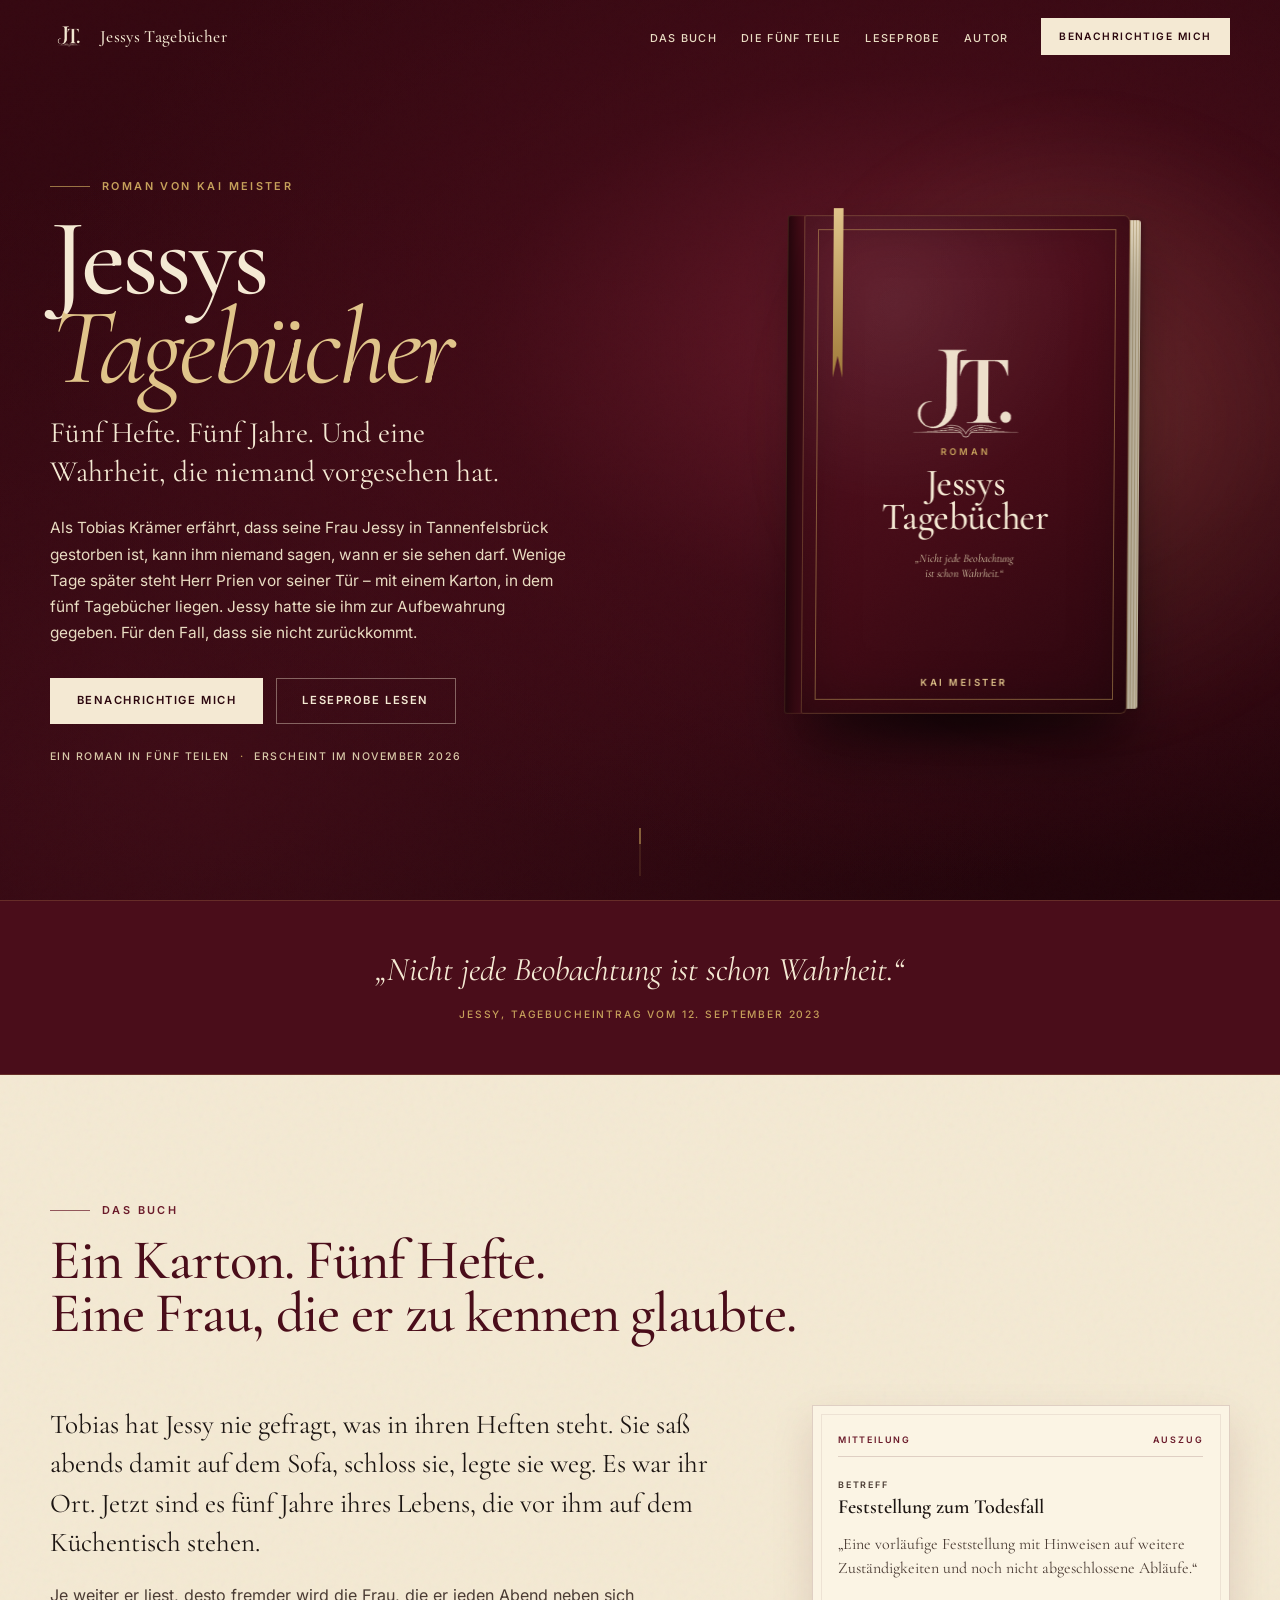
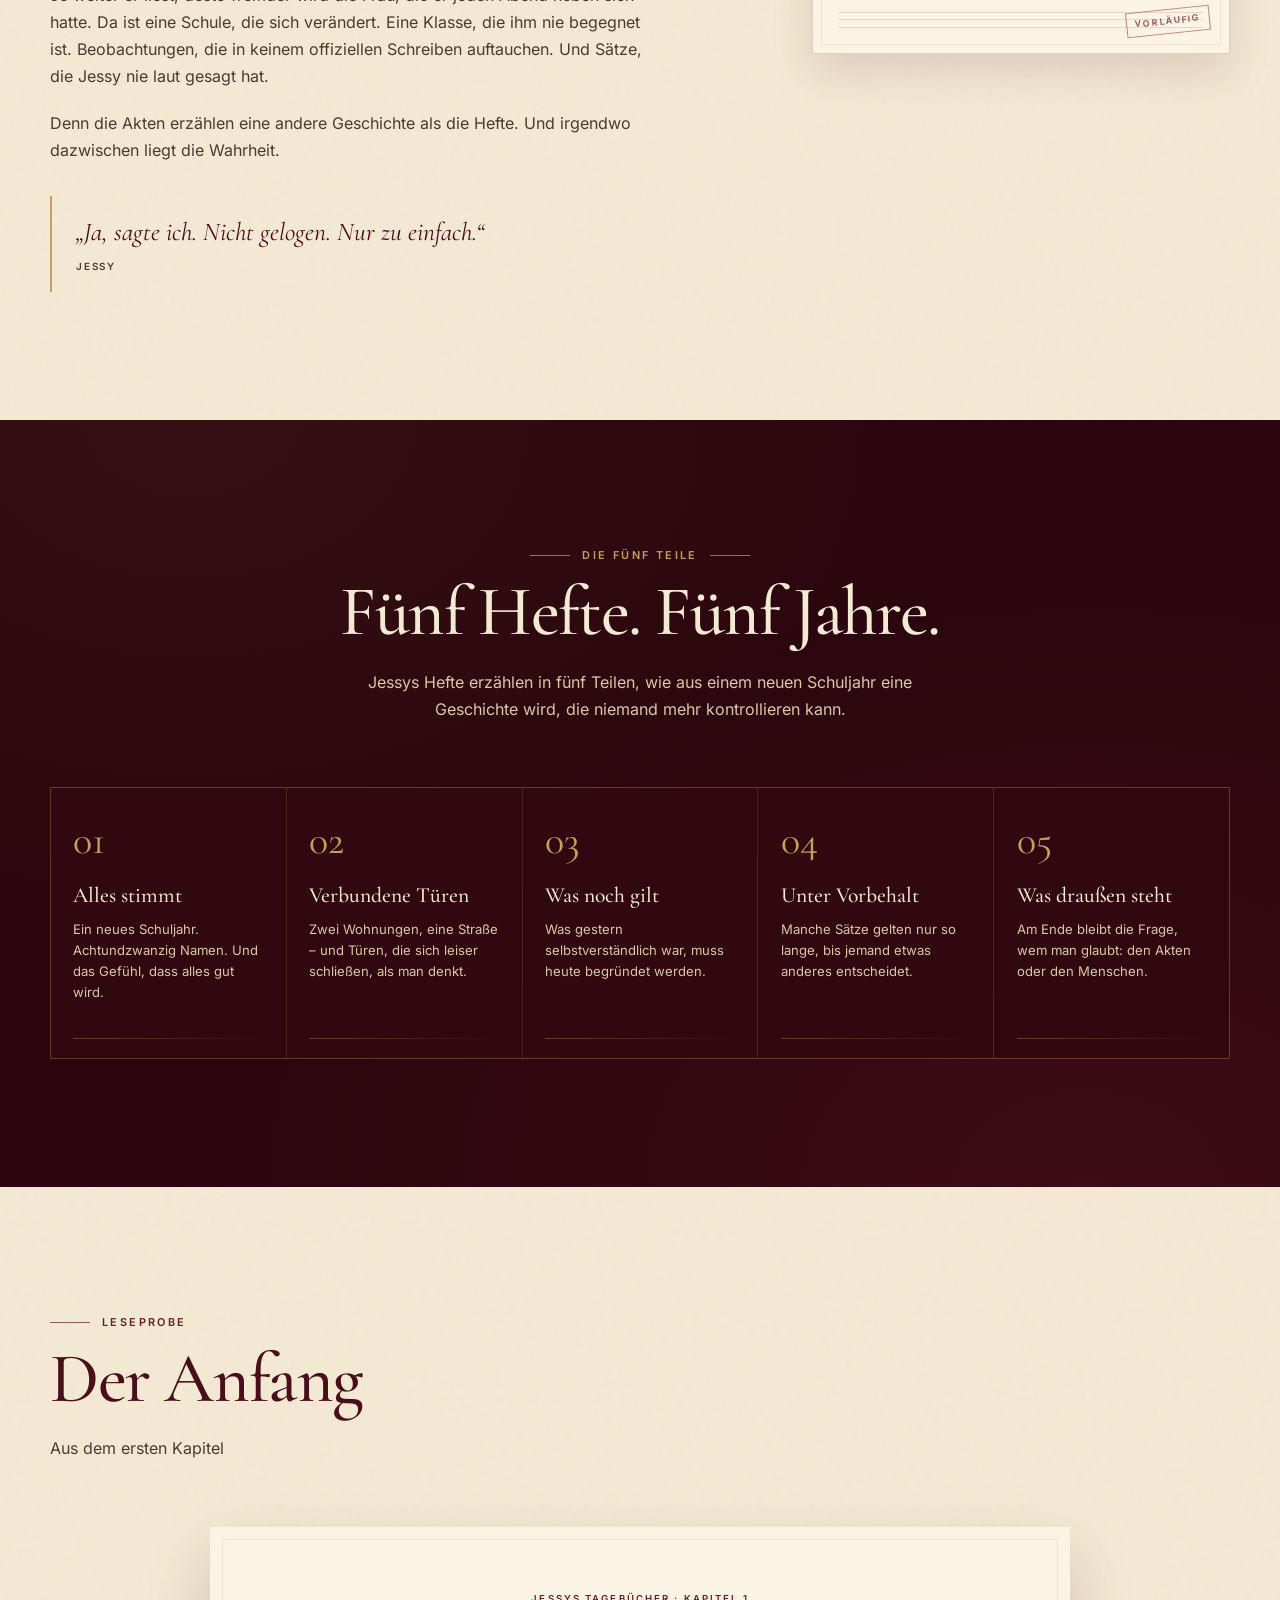
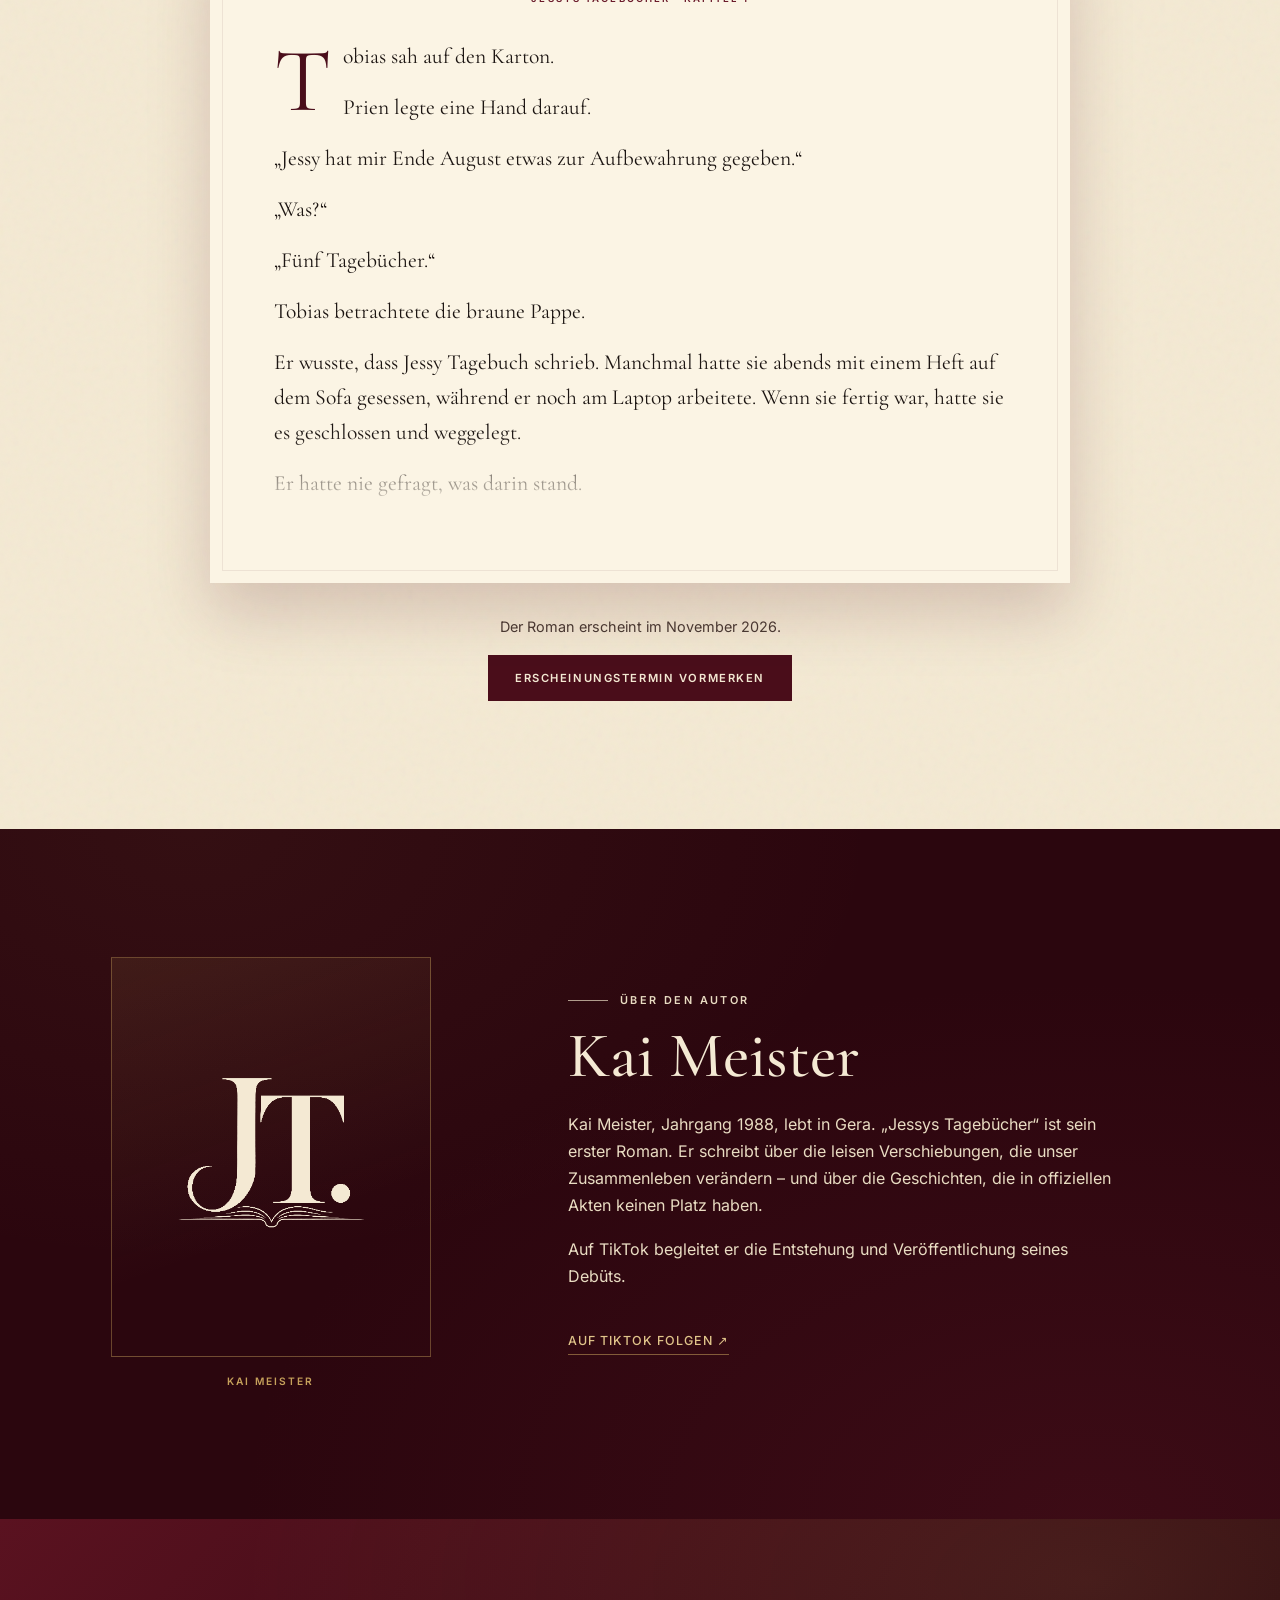
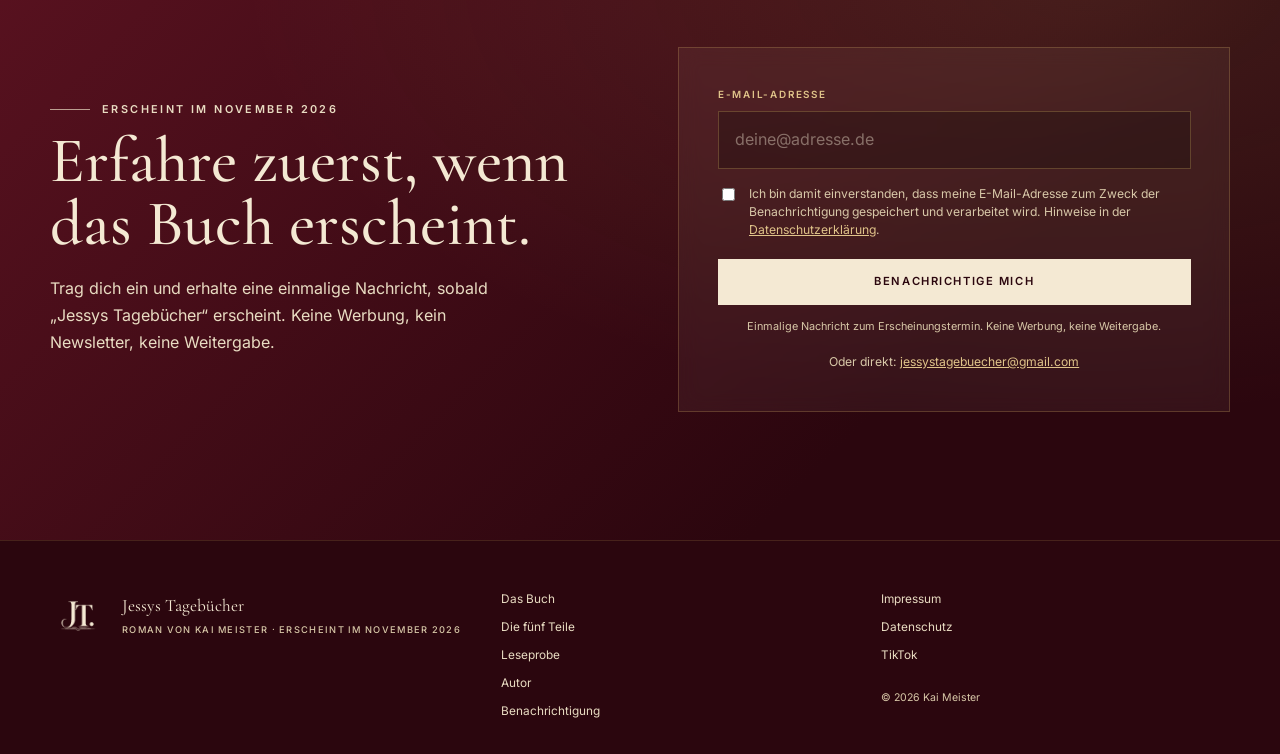
<file: index.html>
<!doctype html>
<html lang="de" prefix="og: https://ogp.me/ns# book: https://ogp.me/ns/book#">
<head>
  <meta charset="utf-8">
  <meta name="viewport" content="width=device-width, initial-scale=1">
  <title>Jessys Tagebücher – Roman von Kai Meister</title>
  <meta name="description" content="Fünf Hefte. Fünf Jahre. Als Tobias erfährt, dass seine Frau gestorben ist, beginnt er zu lesen – und findet eine Wahrheit, die niemand vorgesehen hat. Roman von Kai Meister.">
  <meta name="author" content="Kai Meister">
  <meta name="robots" content="index, follow">
  <meta name="theme-color" content="#4a0d1a">
  <meta name="referrer" content="strict-origin-when-cross-origin">
  <link rel="canonical" href="https://keyem88.github.io/jessystagebuecher/">

  <meta property="og:type" content="book">
  <meta property="og:title" content="Jessys Tagebücher – Roman von Kai Meister">
  <meta property="og:description" content="Fünf Hefte. Fünf Jahre. Als Tobias erfährt, dass seine Frau gestorben ist, beginnt er zu lesen – und findet eine Wahrheit, die niemand vorgesehen hat.">
  <meta property="og:url" content="https://keyem88.github.io/jessystagebuecher/">
  <meta property="og:image" content="https://keyem88.github.io/jessystagebuecher/assets/img/og-image.jpg">
  <meta property="og:image:width" content="1200">
  <meta property="og:image:height" content="630">
  <meta property="og:image:alt" content="Jessys Tagebücher – Roman von Kai Meister">
  <meta property="og:locale" content="de_DE">
  <meta property="og:site_name" content="Jessys Tagebücher">
  <meta property="book:author" content="Kai Meister">
  <meta property="book:release_date" content="2026-11">

  <meta name="twitter:card" content="summary_large_image">
  <meta name="twitter:title" content="Jessys Tagebücher – Roman von Kai Meister">
  <meta name="twitter:description" content="Fünf Hefte. Fünf Jahre. Und eine Wahrheit, die niemand vorgesehen hat.">
  <meta name="twitter:image" content="https://keyem88.github.io/jessystagebuecher/assets/img/og-image.jpg">
  <meta name="twitter:image:alt" content="Jessys Tagebücher – Roman von Kai Meister">

  <link rel="icon" href="assets/img/favicon-32.png" sizes="32x32" type="image/png">
  <link rel="icon" href="assets/img/favicon-192.png" sizes="192x192" type="image/png">
  <link rel="apple-touch-icon" href="assets/img/apple-touch-icon.png">
  <link rel="manifest" href="site.webmanifest">

  <link rel="preload" href="assets/fonts/cormorant-garamond-latin-500-normal.woff2" as="font" type="font/woff2" crossorigin>
  <link rel="preload" href="assets/fonts/cormorant-garamond-latin-400-italic.woff2" as="font" type="font/woff2" crossorigin>
  <script src="assets/js/head.js"></script>
  <link rel="stylesheet" href="assets/css/style.css">

  <script type="application/ld+json">
  {
    "@context": "https://schema.org",
    "@type": "Book",
    "name": "Jessys Tagebücher",
    "author": {
      "@type": "Person",
      "name": "Kai Meister",
      "url": "https://www.tiktok.com/@jessys.tagebuecher"
    },
    "inLanguage": "de",
    "description": "Fünf Hefte. Fünf Jahre. Als Tobias erfährt, dass seine Frau gestorben ist, beginnt er zu lesen – und findet eine Wahrheit, die niemand vorgesehen hat. Roman von Kai Meister.",
    "genre": ["Dystopischer Spannungsroman", "Tagebuchroman"],
    "image": "https://keyem88.github.io/jessystagebuecher/assets/img/og-image.jpg",
    "url": "https://keyem88.github.io/jessystagebuecher/",
    "datePublished": "2026-11"
  }
  </script>
</head>
<body>
  <a class="skip-link" href="#main">Zum Inhalt springen</a>

  <header class="site-header">
    <div class="container header__inner">
      <a class="brand" href="#top" aria-label="Jessys Tagebücher – zur Startseite">
        <img src="assets/img/monogram-light-256.png" alt="" width="40" height="40">
        <span class="brand__text">Jessys Tagebücher</span>
      </a>

      <button class="nav-toggle" type="button" aria-expanded="false" aria-controls="site-nav" aria-label="Menü öffnen">
        <span></span>
        <span></span>
        <span></span>
      </button>

      <nav class="site-nav" id="site-nav" aria-label="Hauptnavigation">
        <ul>
          <li><a href="#das-buch">Das Buch</a></li>
          <li><a href="#fuenf-teile">Die fünf Teile</a></li>
          <li><a href="#leseprobe">Leseprobe</a></li>
          <li><a href="#autor">Autor</a></li>
        </ul>
        <a class="button button--small" href="#benachrichtigung">Benachrichtige mich</a>
      </nav>
    </div>
  </header>

  <main id="main">
    <section class="hero" id="top" aria-labelledby="hero-title">
      <div class="hero__glow" aria-hidden="true"></div>
      <div class="container hero__inner">
        <div class="hero__copy reveal">
          <p class="eyebrow"><span class="eyebrow__line"></span>Roman von Kai Meister</p>
          <h1 class="hero__title" id="hero-title">Jessys<br><span>Tagebücher</span></h1>
          <p class="hero__subline">Fünf Hefte. Fünf Jahre. Und eine Wahrheit, die niemand vorgesehen hat.</p>
          <p class="hero__text">Als Tobias Krämer erfährt, dass seine Frau Jessy in Tannenfelsbrück gestorben ist, kann ihm niemand sagen, wann er sie sehen darf. Wenige Tage später steht Herr Prien vor seiner Tür – mit einem Karton, in dem fünf Tagebücher liegen. Jessy hatte sie ihm zur Aufbewahrung gegeben. Für den Fall, dass sie nicht zurückkommt.</p>
          <div class="hero__actions">
            <a class="button" href="#benachrichtigung">Benachrichtige mich</a>
            <a class="button button--ghost" href="#leseprobe">Leseprobe lesen</a>
          </div>
          <p class="hero__meta">Ein Roman in fünf Teilen <span>·</span> Erscheint im November 2026</p>
        </div>

        <div class="hero__visual reveal" data-tilt>
          <div class="book-wrap">
            <div class="book" aria-hidden="true">
              <div class="book__spine"></div>
              <div class="book__pages"></div>
              <div class="book__front">
                <div class="book__frame">
                  <img class="book__monogram" src="assets/img/monogram-mark.png" alt="" width="600" height="485">
                  <p class="book__kicker">Roman</p>
                  <p class="book__title">Jessys<br>Tagebücher</p>
                  <p class="book__quote">„Nicht jede Beobachtung ist schon Wahrheit.“</p>
                  <p class="book__author">Kai Meister</p>
                </div>
              </div>
              <div class="book__ribbon"></div>
            </div>
          </div>
          <div class="book__shadow" aria-hidden="true"></div>
        </div>
      </div>
      <div class="hero__scroll" aria-hidden="true"><span></span></div>
    </section>

    <section class="quote-strip" aria-label="Zitat aus dem Buch">
      <div class="container">
        <blockquote>
          <p>„Nicht jede Beobachtung ist schon Wahrheit.“</p>
          <cite>Jessy, Tagebucheintrag vom 12. September 2023</cite>
        </blockquote>
      </div>
    </section>

    <section class="section section--paper" id="das-buch" aria-labelledby="das-buch-title">
      <div class="container">
        <div class="section__head section__head--teaser reveal">
          <p class="eyebrow eyebrow--dark"><span class="eyebrow__line"></span>Das Buch</p>
          <h2 id="das-buch-title">Ein Karton. Fünf Hefte. <br> Eine Frau, die er zu kennen glaubte.</h2>
        </div>

        <div class="teaser">
          <div class="teaser__text reveal">
            <p class="lead">Tobias hat Jessy nie gefragt, was in ihren Heften steht. Sie saß abends damit auf dem Sofa, schloss sie, legte sie weg. Es war ihr Ort. Jetzt sind es fünf Jahre ihres Lebens, die vor ihm auf dem Küchentisch stehen.</p>
            <p>Je weiter er liest, desto fremder wird die Frau, die er jeden Abend neben sich hatte. Da ist eine Schule, die sich verändert. Eine Klasse, die ihm nie begegnet ist. Beobachtungen, die in keinem offiziellen Schreiben auftauchen. Und Sätze, die Jessy nie laut gesagt hat.</p>
            <p>Denn die Akten erzählen eine andere Geschichte als die Hefte. Und irgendwo dazwischen liegt die Wahrheit.</p>
            <blockquote class="pullquote">„Ja, sagte ich. Nicht gelogen. Nur zu einfach.“<cite>Jessy</cite></blockquote>
          </div>

          <aside class="document reveal" aria-label="Auszug aus einer offiziellen Mitteilung">
            <div class="document__top"><span>Mitteilung</span><span>Auszug</span></div>
            <p class="document__label">Betreff</p>
            <p class="document__title">Feststellung zum Todesfall</p>
            <p class="document__text">„Eine vorläufige Feststellung mit Hinweisen auf weitere Zuständigkeiten und noch nicht abgeschlossene Abläufe.“</p>
            <div class="document__stamp">Vorläufig</div>
            <div class="document__lines" aria-hidden="true"><span></span><span></span><span></span></div>
          </aside>
        </div>
      </div>
    </section>

    <section class="section section--dark" id="fuenf-teile" aria-labelledby="fuenf-teile-title">
      <div class="container">
        <div class="section__head section__head--center reveal">
          <p class="eyebrow eyebrow--center"><span class="eyebrow__line"></span>Die fünf Teile<span class="eyebrow__line"></span></p>
          <h2 id="fuenf-teile-title">Fünf Hefte. Fünf Jahre.</h2>
          <p class="section__intro">Jessys Hefte erzählen in fünf Teilen, wie aus einem neuen Schuljahr eine Geschichte wird, die niemand mehr kontrollieren kann.</p>
        </div>

        <ol class="parts">
          <li class="part reveal">
            <span class="part__number">01</span>
            <h3 class="part__title">Alles stimmt</h3>
            <p class="part__text">Ein neues Schuljahr. Achtundzwanzig Namen. Und das Gefühl, dass alles gut wird.</p>
          </li>
          <li class="part reveal">
            <span class="part__number">02</span>
            <h3 class="part__title">Verbundene Türen</h3>
            <p class="part__text">Zwei Wohnungen, eine Straße – und Türen, die sich leiser schließen, als man denkt.</p>
          </li>
          <li class="part reveal">
            <span class="part__number">03</span>
            <h3 class="part__title">Was noch gilt</h3>
            <p class="part__text">Was gestern selbstverständlich war, muss heute begründet werden.</p>
          </li>
          <li class="part reveal">
            <span class="part__number">04</span>
            <h3 class="part__title">Unter Vorbehalt</h3>
            <p class="part__text">Manche Sätze gelten nur so lange, bis jemand etwas anderes entscheidet.</p>
          </li>
          <li class="part reveal">
            <span class="part__number">05</span>
            <h3 class="part__title">Was draußen steht</h3>
            <p class="part__text">Am Ende bleibt die Frage, wem man glaubt: den Akten oder den Menschen.</p>
          </li>
        </ol>
      </div>
    </section>

    <section class="section section--paper" id="leseprobe" aria-labelledby="leseprobe-title">
      <div class="container">
        <div class="section__head reveal">
          <p class="eyebrow eyebrow--dark"><span class="eyebrow__line"></span>Leseprobe</p>
          <h2 id="leseprobe-title">Der Anfang</h2>
          <p class="section__intro section__intro--dark">Aus dem ersten Kapitel</p>
        </div>

        <article class="excerpt reveal">
          <div class="excerpt__page">
            <p class="excerpt__kicker">Jessys Tagebücher · Kapitel 1</p>
            <div class="excerpt__body">
              <p>Tobias sah auf den Karton.</p>
              <p>Prien legte eine Hand darauf.</p>
              <p>„Jessy hat mir Ende August etwas zur Aufbewahrung gegeben.“</p>
              <p>„Was?“</p>
              <p>„Fünf Tagebücher.“</p>
              <p>Tobias betrachtete die braune Pappe.</p>
              <p>Er wusste, dass Jessy Tagebuch schrieb. Manchmal hatte sie abends mit einem Heft auf dem Sofa gesessen, während er noch am Laptop arbeitete. Wenn sie fertig war, hatte sie es geschlossen und weggelegt.</p>
              <p>Er hatte nie gefragt, was darin stand.</p>
              <p>„Warum sind die bei Ihnen?“</p>
              <p>„Sie wollte nicht, dass sie in der Wohnung bleiben.“</p>
              <p>Prien sah ihn an.</p>
              <p>„Sie hat mich gebeten, sie aufzubewahren. Ich sollte sie nicht lesen und niemandem geben.“</p>
              <p>„Und warum bringen Sie sie jetzt her?“</p>
              <p>Prien strich mit dem Daumen über eine eingedrückte Ecke des Kartons.</p>
              <p>„Weil Jessy mich darum gebeten hat.“</p>
              <p>Tobias wartete.</p>
              <p>„Bei ihrem Anruf hat sie die Anweisung geändert. Sie sagte, wenn sie selbst zurückkommt, soll ich ihr die Tagebücher wiedergeben.“</p>
              <p>Prien hielt kurz inne.</p>
              <p>„Und wenn sie nicht zurückkommt oder wenn man mir sagt, dass sie nicht zurückkommt, soll ich sie Ihnen geben.“</p>
              <p>Tobias sah ihn an.</p>
              <p>„Mir?“, fragte Tobias. „Hat sie gesagt, warum?“</p>
              <p>„Nein“, sagte Prien und nahm die Hand vom Karton. „Ich habe sie gefragt, ob sie sicher ist. Sie hat Ja gesagt.“</p>
              <p>Tobias senkte den Blick.</p>
              <p>Er wusste, wie viel diese Hefte Jessy bedeuteten. Sie hatte über Jahre hinweg Dinge hineingeschrieben, die sie manchmal nicht einmal aussprach. Gelegentlich hatte sie ihm am nächsten Morgen erzählt, dass ihr das Schreiben geholfen habe, einen Gedanken zu ordnen.</p>
              <p>Er hatte das nie besonders ungewöhnlich gefunden.</p>
              <p>Jetzt standen fünf Jahre ihres Lebens in einem Karton vor ihm.</p>
            </div>
          </div>
          <div class="excerpt__cta">
            <p>Der Roman erscheint im November 2026.</p>
            <a class="button button--dark" href="#benachrichtigung">Erscheinungstermin vormerken</a>
          </div>
        </article>
      </div>
    </section>

    <section class="section section--dark" id="autor" aria-labelledby="autor-title">
      <div class="container author">
        <div class="author__portrait reveal">
          <div class="author__frame">
            <img src="assets/img/monogram-light-512.png" alt="" width="512" height="512" loading="lazy" decoding="async">
          </div>
          <p class="author__caption">Kai Meister</p>
        </div>

        <div class="author__text reveal">
          <p class="eyebrow"><span class="eyebrow__line"></span>Über den Autor</p>
          <h2 id="autor-title">Kai Meister</h2>
          <p>Kai Meister, Jahrgang 1988, lebt in Gera. „Jessys Tagebücher“ ist sein erster Roman. Er schreibt über die leisen Verschiebungen, die unser Zusammenleben verändern – und über die Geschichten, die in offiziellen Akten keinen Platz haben.</p>
          <p>Auf TikTok begleitet er die Entstehung und Veröffentlichung seines Debüts.</p>
          <a class="text-link" href="https://www.tiktok.com/@jessys.tagebuecher" target="_blank" rel="noopener">Auf TikTok folgen <span aria-hidden="true">↗</span></a>
        </div>
      </div>
    </section>

    <section class="section section--notice" id="benachrichtigung" aria-labelledby="benachrichtigung-title">
      <div class="container notice">
        <div class="notice__copy reveal">
          <p class="eyebrow"><span class="eyebrow__line"></span>Erscheint im November 2026</p>
          <h2 id="benachrichtigung-title">Erfahre zuerst, wenn das Buch erscheint.</h2>
          <p>Trag dich ein und erhalte eine einmalige Nachricht, sobald „Jessys Tagebücher“ erscheint. Keine Werbung, kein Newsletter, keine Weitergabe.</p>
        </div>

        <div class="notice__form reveal">
          <form class="notify-form" action="https://formsubmit.co/jessystagebuecher@gmail.com" method="POST" accept-charset="UTF-8">
            <input type="hidden" name="_subject" value="Benachrichtigung: Jessys Tagebücher">
            <input type="hidden" name="_next" value="https://keyem88.github.io/jessystagebuecher/danke.html">
            <input type="hidden" name="_captcha" value="false">
            <input type="hidden" name="_template" value="table">
            <input type="text" name="_honey" class="honeypot" tabindex="-1" autocomplete="off" aria-hidden="true">

            <label for="email">E-Mail-Adresse</label>
            <input type="email" id="email" name="email" required autocomplete="email" maxlength="254" placeholder="deine@adresse.de">

            <label class="checkbox">
              <input type="checkbox" name="consent" required>
              <span>Ich bin damit einverstanden, dass meine E-Mail-Adresse zum Zweck der Benachrichtigung gespeichert und verarbeitet wird. Hinweise in der <a href="datenschutz.html">Datenschutzerklärung</a>.</span>
            </label>

            <button class="button button--full" type="submit">Benachrichtige mich</button>
            <p class="notify-form__note">Einmalige Nachricht zum Erscheinungstermin. Keine Werbung, keine Weitergabe.</p>
          </form>
          <p class="notice__fallback">Oder direkt: <a href="mailto:jessystagebuecher@gmail.com?subject=Benachrichtigung%3A%20Jessys%20Tageb%C3%BCcher">jessystagebuecher@gmail.com</a></p>
        </div>
      </div>
    </section>
  </main>

  <footer class="site-footer">
    <div class="container footer__inner">
      <div class="footer__brand">
        <img src="assets/img/monogram-light-256.png" alt="" width="64" height="64" loading="lazy" decoding="async">
        <p>Jessys Tagebücher<br><span>Roman von Kai Meister · Erscheint im November 2026</span></p>
      </div>

      <nav class="footer__nav" aria-label="Footer-Navigation">
        <a href="#das-buch">Das Buch</a>
        <a href="#fuenf-teile">Die fünf Teile</a>
        <a href="#leseprobe">Leseprobe</a>
        <a href="#autor">Autor</a>
        <a href="#benachrichtigung">Benachrichtigung</a>
      </nav>

      <div class="footer__legal">
        <a href="impressum.html">Impressum</a>
        <a href="datenschutz.html">Datenschutz</a>
        <a href="https://www.tiktok.com/@jessys.tagebuecher" target="_blank" rel="noopener">TikTok</a>
        <p>© 2026 Kai Meister</p>
      </div>
    </div>
  </footer>

  <script src="assets/js/main.js" defer></script>
</body>
</html>
</file>
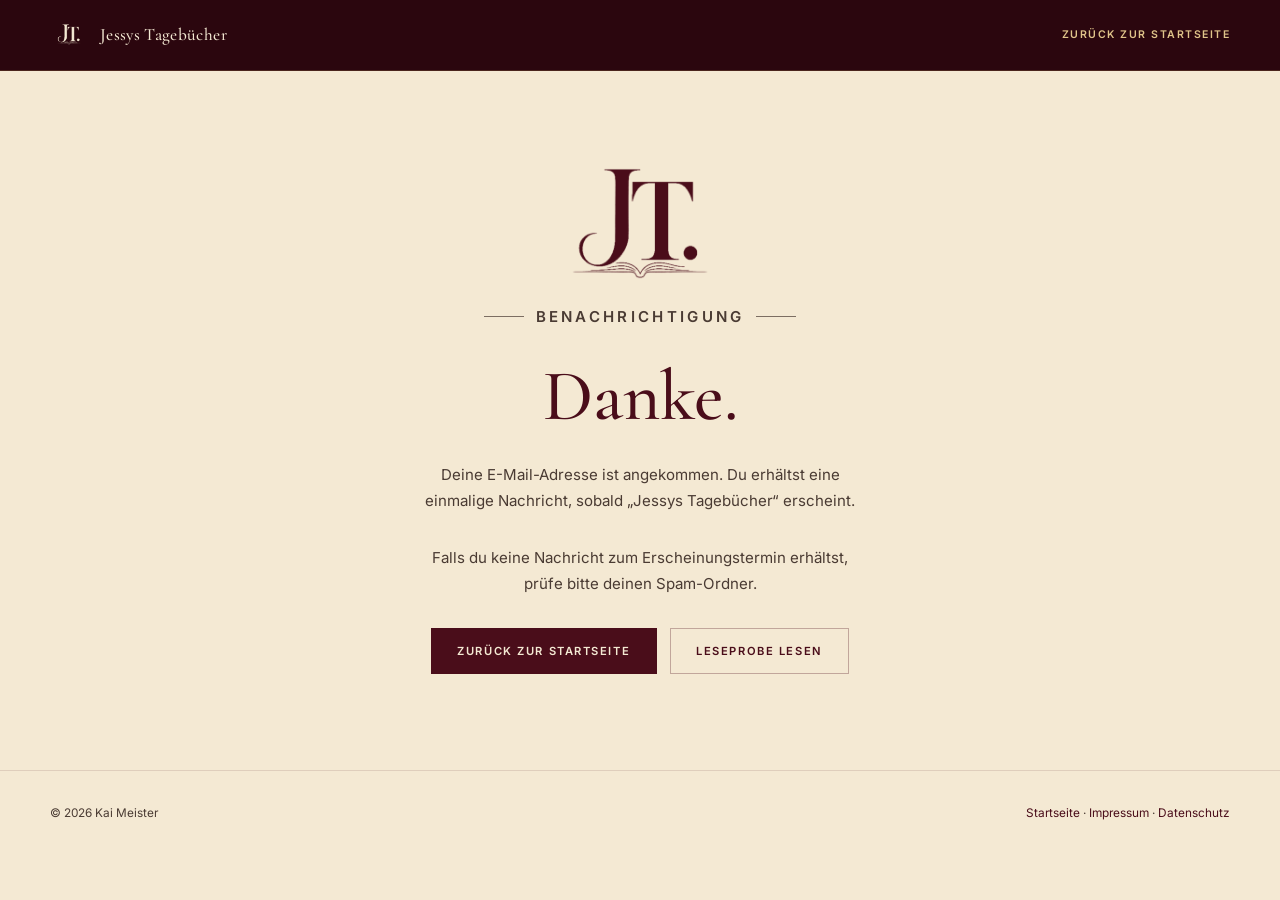
<file: danke.html>
<!doctype html>
<html lang="de">
<head>
  <meta charset="utf-8">
  <meta name="viewport" content="width=device-width, initial-scale=1">
  <title>Danke – Jessys Tagebücher</title>
  <meta name="description" content="Deine E-Mail-Adresse für die Benachrichtigung zum Erscheinen von „Jessys Tagebücher“ ist angekommen.">
  <meta name="robots" content="noindex, follow">
  <meta name="theme-color" content="#4a0d1a">
  <meta name="referrer" content="strict-origin-when-cross-origin">
  <link rel="icon" href="assets/img/favicon-32.png" sizes="32x32" type="image/png">
  <link rel="apple-touch-icon" href="assets/img/apple-touch-icon.png">
  <link rel="preload" href="assets/fonts/cormorant-garamond-latin-500-normal.woff2" as="font" type="font/woff2" crossorigin>
  <link rel="stylesheet" href="assets/css/style.css">
</head>
<body class="legal-page">
  <header class="legal-header">
    <div class="container legal-header__inner">
      <a class="brand" href="index.html" aria-label="Jessys Tagebücher – zur Startseite">
        <img src="assets/img/monogram-light-256.png" alt="" width="40" height="40">
        <span class="brand__text">Jessys Tagebücher</span>
      </a>
      <a class="legal-header__back" href="index.html">Zurück zur Startseite</a>
    </div>
  </header>

  <main class="legal">
    <div class="container">
      <div class="thanks">
        <div class="thanks__inner">
          <img class="thanks__mark" src="assets/img/monogram-dark.png" alt="" width="600" height="485">
          <p class="eyebrow eyebrow--dark eyebrow--center"><span class="eyebrow__line"></span>Benachrichtigung<span class="eyebrow__line"></span></p>
          <h1>Danke.</h1>
          <p>Deine E-Mail-Adresse ist angekommen. Du erhältst eine einmalige Nachricht, sobald „Jessys Tagebücher“ erscheint.</p>
          <p>Falls du keine Nachricht zum Erscheinungstermin erhältst, prüfe bitte deinen Spam-Ordner.</p>
          <div class="thanks__actions">
            <a class="button button--dark" href="index.html">Zurück zur Startseite</a>
            <a class="button button--ghost-dark" href="index.html#leseprobe">Leseprobe lesen</a>
          </div>
        </div>
      </div>
    </div>
  </main>

  <footer class="legal-footer">
    <div class="container legal-footer__inner">
      <span>© 2026 Kai Meister</span>
      <span><a href="index.html">Startseite</a> · <a href="impressum.html">Impressum</a> · <a href="datenschutz.html">Datenschutz</a></span>
    </div>
  </footer>
</body>
</html>
</file>
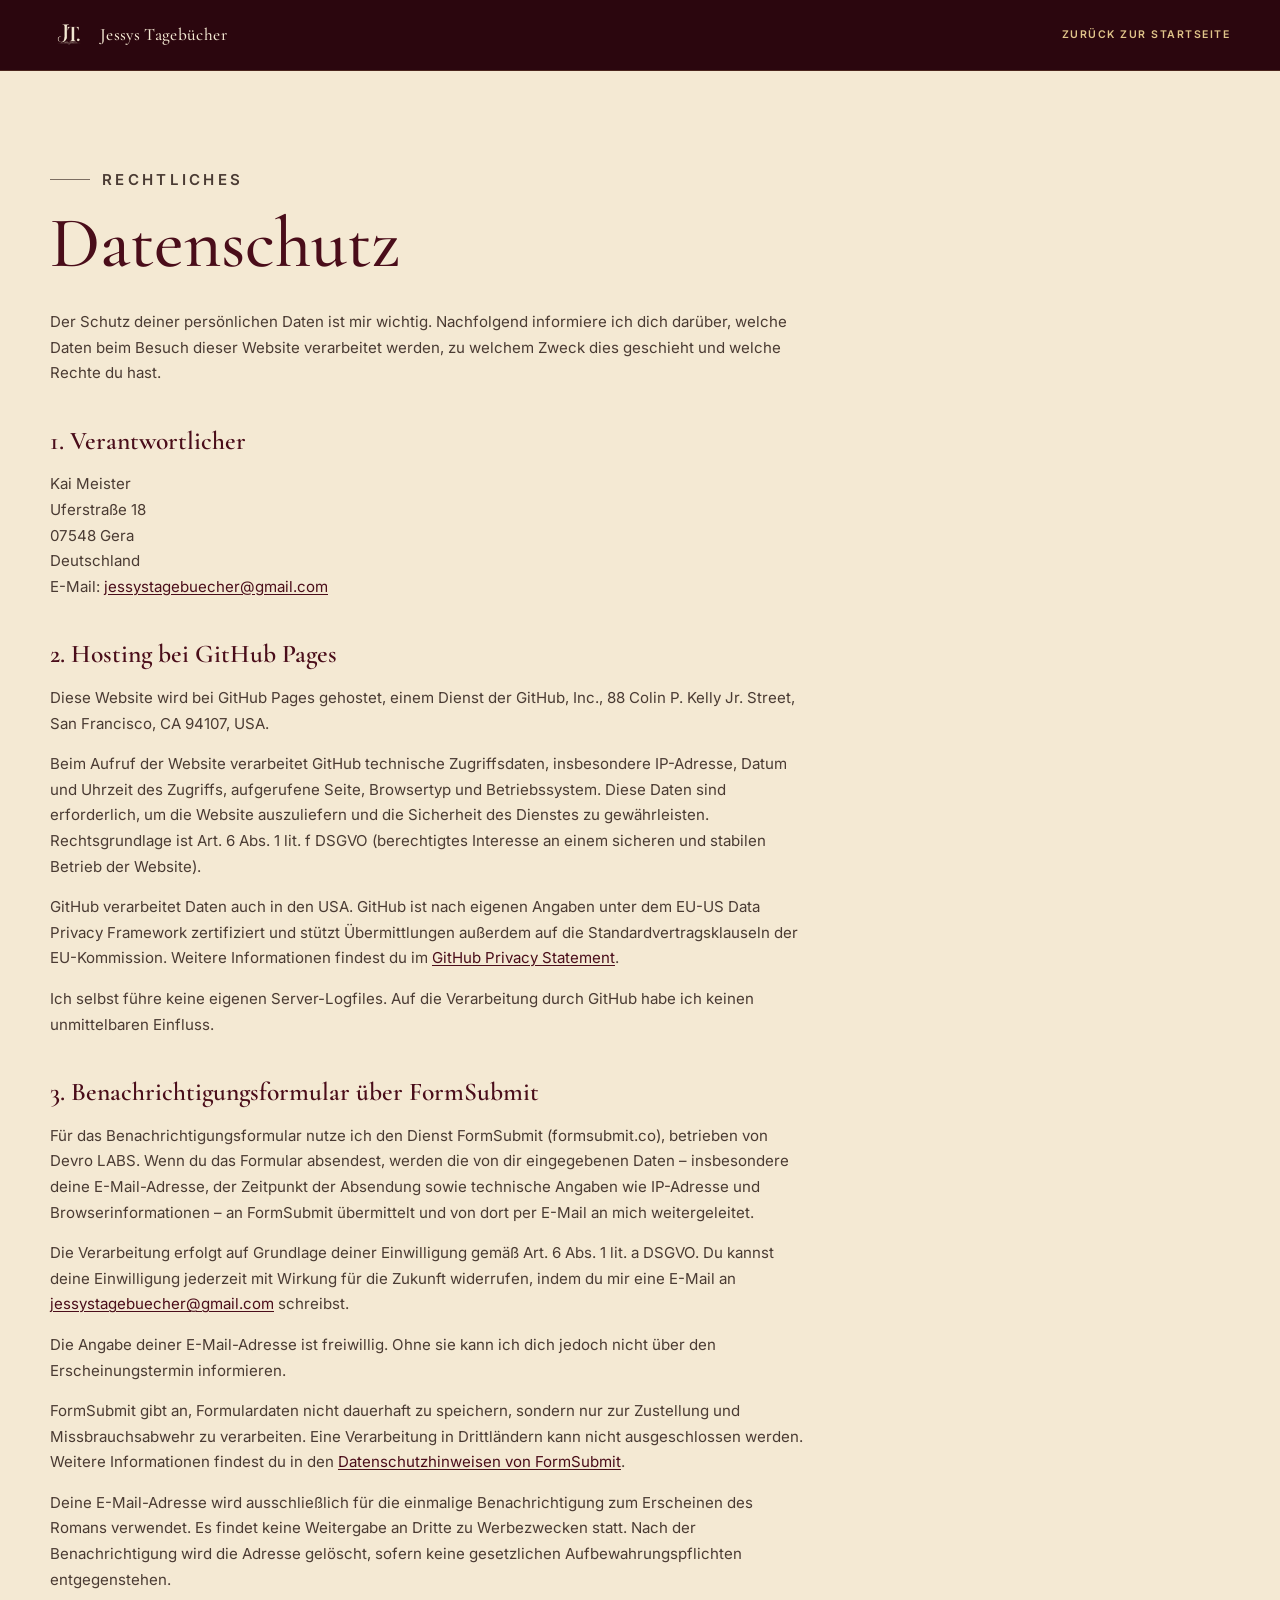
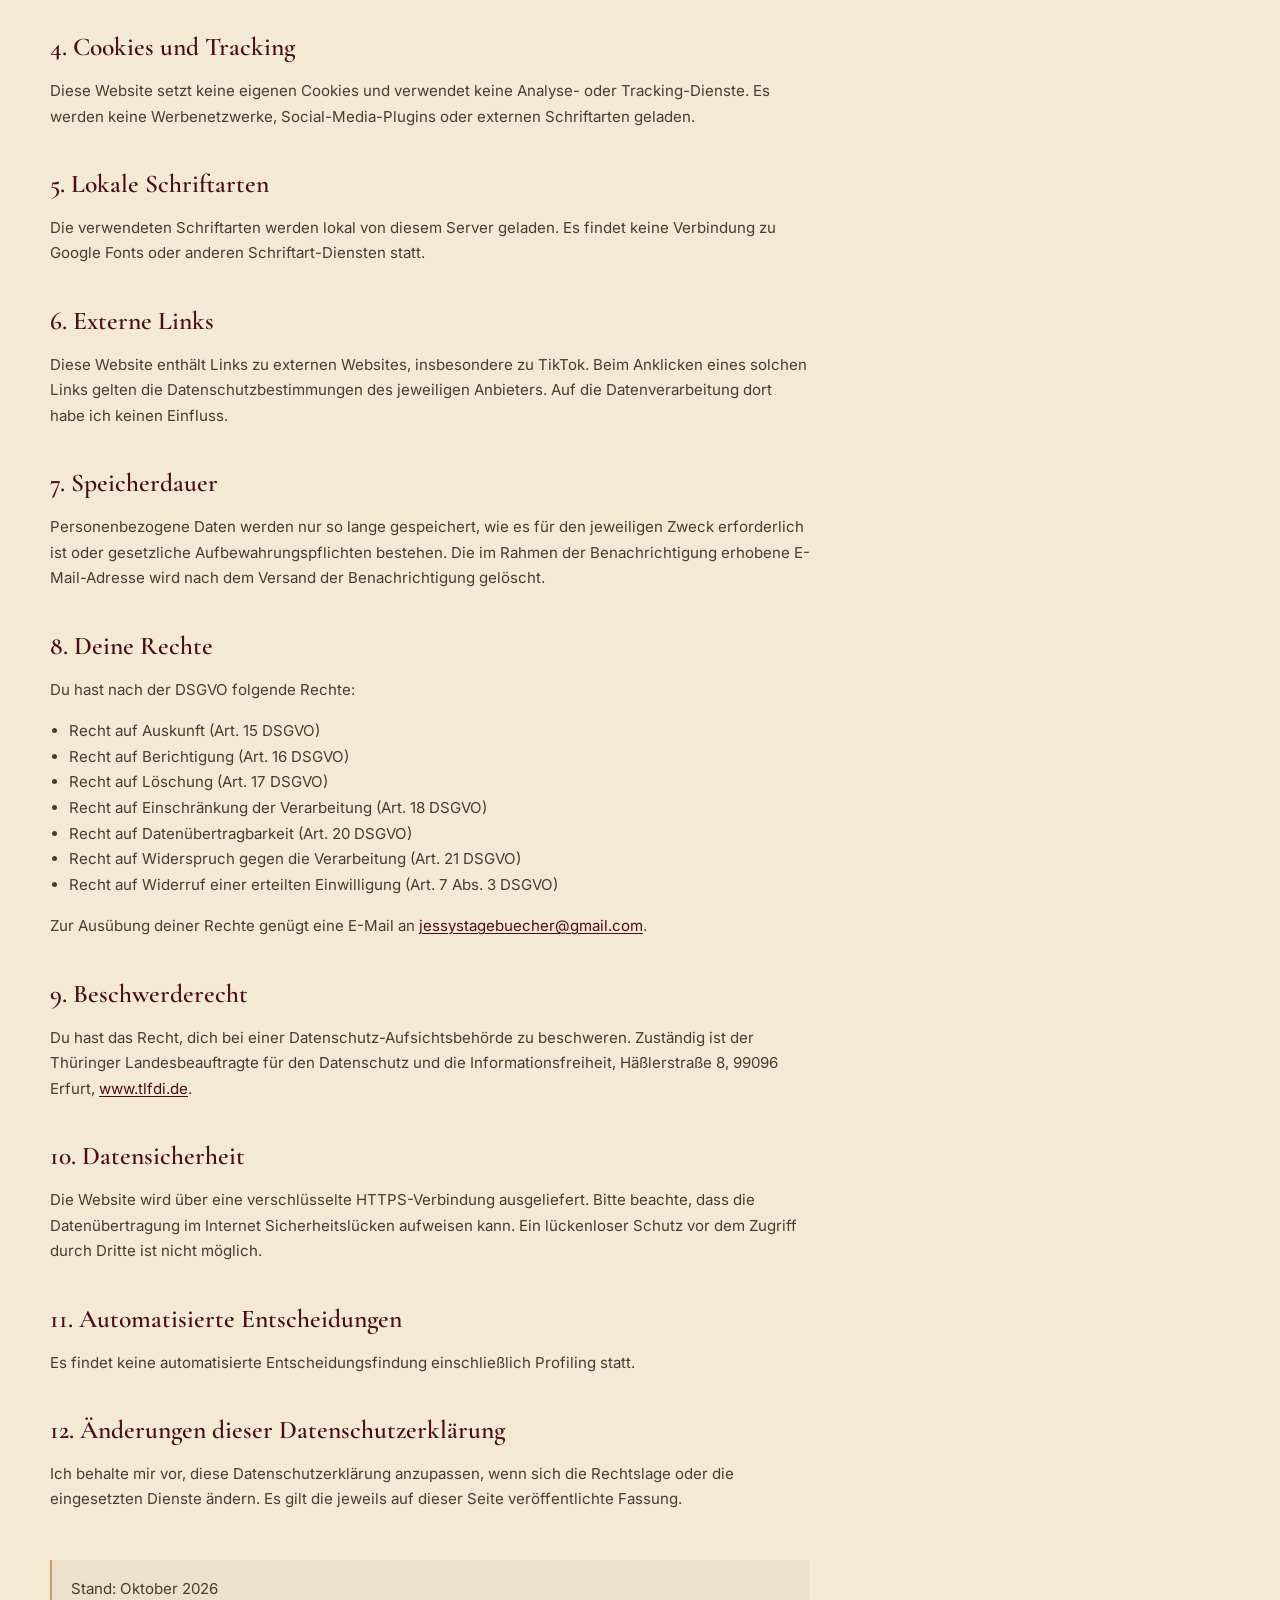
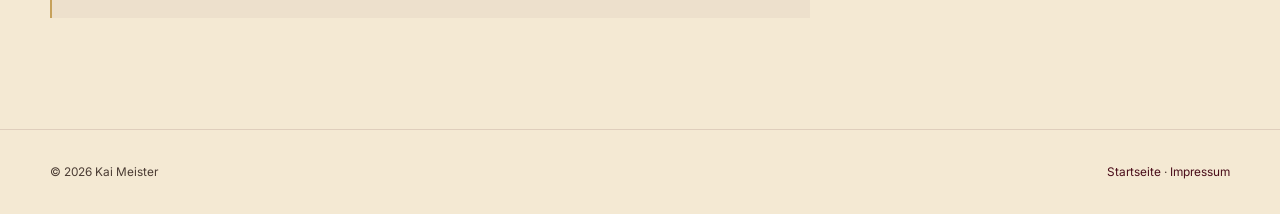
<file: datenschutz.html>
<!doctype html>
<html lang="de">
<head>
  <meta charset="utf-8">
  <meta name="viewport" content="width=device-width, initial-scale=1">
  <title>Datenschutz – Jessys Tagebücher</title>
  <meta name="description" content="Datenschutzerklärung für die Website zu „Jessys Tagebücher“ von Kai Meister.">
  <meta name="robots" content="index, follow">
  <meta name="theme-color" content="#4a0d1a">
  <meta name="referrer" content="strict-origin-when-cross-origin">
  <link rel="canonical" href="https://keyem88.github.io/jessystagebuecher/datenschutz.html">
  <link rel="icon" href="assets/img/favicon-32.png" sizes="32x32" type="image/png">
  <link rel="apple-touch-icon" href="assets/img/apple-touch-icon.png">
  <link rel="preload" href="assets/fonts/cormorant-garamond-latin-500-normal.woff2" as="font" type="font/woff2" crossorigin>
  <link rel="stylesheet" href="assets/css/style.css">
</head>
<body class="legal-page">
  <header class="legal-header">
    <div class="container legal-header__inner">
      <a class="brand" href="index.html" aria-label="Jessys Tagebücher – zur Startseite">
        <img src="assets/img/monogram-light-256.png" alt="" width="40" height="40">
        <span class="brand__text">Jessys Tagebücher</span>
      </a>
      <a class="legal-header__back" href="index.html">Zurück zur Startseite</a>
    </div>
  </header>

  <main class="legal">
    <div class="container">
      <div class="legal__inner">
        <p class="eyebrow eyebrow--dark"><span class="eyebrow__line"></span>Rechtliches</p>
        <h1>Datenschutz</h1>

        <p>Der Schutz deiner persönlichen Daten ist mir wichtig. Nachfolgend informiere ich dich darüber, welche Daten beim Besuch dieser Website verarbeitet werden, zu welchem Zweck dies geschieht und welche Rechte du hast.</p>

        <h2>1. Verantwortlicher</h2>
        <p>Kai Meister<br>
        Uferstraße 18<br>
        07548 Gera<br>
        Deutschland<br>
        E-Mail: <a href="mailto:jessystagebuecher@gmail.com">jessystagebuecher@gmail.com</a></p>

        <h2>2. Hosting bei GitHub Pages</h2>
        <p>Diese Website wird bei GitHub Pages gehostet, einem Dienst der GitHub, Inc., 88 Colin P. Kelly Jr. Street, San Francisco, CA 94107, USA.</p>
        <p>Beim Aufruf der Website verarbeitet GitHub technische Zugriffsdaten, insbesondere IP-Adresse, Datum und Uhrzeit des Zugriffs, aufgerufene Seite, Browsertyp und Betriebssystem. Diese Daten sind erforderlich, um die Website auszuliefern und die Sicherheit des Dienstes zu gewährleisten. Rechtsgrundlage ist Art. 6 Abs. 1 lit. f DSGVO (berechtigtes Interesse an einem sicheren und stabilen Betrieb der Website).</p>
        <p>GitHub verarbeitet Daten auch in den USA. GitHub ist nach eigenen Angaben unter dem EU-US Data Privacy Framework zertifiziert und stützt Übermittlungen außerdem auf die Standardvertragsklauseln der EU-Kommission. Weitere Informationen findest du im <a href="https://docs.github.com/en/site-policy/privacy-policies/github-general-privacy-statement" target="_blank" rel="noopener">GitHub Privacy Statement</a>.</p>
        <p>Ich selbst führe keine eigenen Server-Logfiles. Auf die Verarbeitung durch GitHub habe ich keinen unmittelbaren Einfluss.</p>

        <h2>3. Benachrichtigungsformular über FormSubmit</h2>
        <p>Für das Benachrichtigungsformular nutze ich den Dienst FormSubmit (formsubmit.co), betrieben von Devro LABS. Wenn du das Formular absendest, werden die von dir eingegebenen Daten – insbesondere deine E-Mail-Adresse, der Zeitpunkt der Absendung sowie technische Angaben wie IP-Adresse und Browserinformationen – an FormSubmit übermittelt und von dort per E-Mail an mich weitergeleitet.</p>
        <p>Die Verarbeitung erfolgt auf Grundlage deiner Einwilligung gemäß Art. 6 Abs. 1 lit. a DSGVO. Du kannst deine Einwilligung jederzeit mit Wirkung für die Zukunft widerrufen, indem du mir eine E-Mail an <a href="mailto:jessystagebuecher@gmail.com">jessystagebuecher@gmail.com</a> schreibst.</p>
        <p>Die Angabe deiner E-Mail-Adresse ist freiwillig. Ohne sie kann ich dich jedoch nicht über den Erscheinungstermin informieren.</p>
        <p>FormSubmit gibt an, Formulardaten nicht dauerhaft zu speichern, sondern nur zur Zustellung und Missbrauchsabwehr zu verarbeiten. Eine Verarbeitung in Drittländern kann nicht ausgeschlossen werden. Weitere Informationen findest du in den <a href="https://formsubmit.co/privacy.pdf" target="_blank" rel="noopener">Datenschutzhinweisen von FormSubmit</a>.</p>
        <p>Deine E-Mail-Adresse wird ausschließlich für die einmalige Benachrichtigung zum Erscheinen des Romans verwendet. Es findet keine Weitergabe an Dritte zu Werbezwecken statt. Nach der Benachrichtigung wird die Adresse gelöscht, sofern keine gesetzlichen Aufbewahrungspflichten entgegenstehen.</p>

        <h2>4. Cookies und Tracking</h2>
        <p>Diese Website setzt keine eigenen Cookies und verwendet keine Analyse- oder Tracking-Dienste. Es werden keine Werbenetzwerke, Social-Media-Plugins oder externen Schriftarten geladen.</p>

        <h2>5. Lokale Schriftarten</h2>
        <p>Die verwendeten Schriftarten werden lokal von diesem Server geladen. Es findet keine Verbindung zu Google Fonts oder anderen Schriftart-Diensten statt.</p>

        <h2>6. Externe Links</h2>
        <p>Diese Website enthält Links zu externen Websites, insbesondere zu TikTok. Beim Anklicken eines solchen Links gelten die Datenschutzbestimmungen des jeweiligen Anbieters. Auf die Datenverarbeitung dort habe ich keinen Einfluss.</p>

        <h2>7. Speicherdauer</h2>
        <p>Personenbezogene Daten werden nur so lange gespeichert, wie es für den jeweiligen Zweck erforderlich ist oder gesetzliche Aufbewahrungspflichten bestehen. Die im Rahmen der Benachrichtigung erhobene E-Mail-Adresse wird nach dem Versand der Benachrichtigung gelöscht.</p>

        <h2>8. Deine Rechte</h2>
        <p>Du hast nach der DSGVO folgende Rechte:</p>
        <ul>
          <li>Recht auf Auskunft (Art. 15 DSGVO)</li>
          <li>Recht auf Berichtigung (Art. 16 DSGVO)</li>
          <li>Recht auf Löschung (Art. 17 DSGVO)</li>
          <li>Recht auf Einschränkung der Verarbeitung (Art. 18 DSGVO)</li>
          <li>Recht auf Datenübertragbarkeit (Art. 20 DSGVO)</li>
          <li>Recht auf Widerspruch gegen die Verarbeitung (Art. 21 DSGVO)</li>
          <li>Recht auf Widerruf einer erteilten Einwilligung (Art. 7 Abs. 3 DSGVO)</li>
        </ul>
        <p>Zur Ausübung deiner Rechte genügt eine E-Mail an <a href="mailto:jessystagebuecher@gmail.com">jessystagebuecher@gmail.com</a>.</p>

        <h2>9. Beschwerderecht</h2>
        <p>Du hast das Recht, dich bei einer Datenschutz-Aufsichtsbehörde zu beschweren. Zuständig ist der Thüringer Landesbeauftragte für den Datenschutz und die Informationsfreiheit, Häßlerstraße 8, 99096 Erfurt, <a href="https://www.tlfdi.de" target="_blank" rel="noopener">www.tlfdi.de</a>.</p>

        <h2>10. Datensicherheit</h2>
        <p>Die Website wird über eine verschlüsselte HTTPS-Verbindung ausgeliefert. Bitte beachte, dass die Datenübertragung im Internet Sicherheitslücken aufweisen kann. Ein lückenloser Schutz vor dem Zugriff durch Dritte ist nicht möglich.</p>

        <h2>11. Automatisierte Entscheidungen</h2>
        <p>Es findet keine automatisierte Entscheidungsfindung einschließlich Profiling statt.</p>

        <h2>12. Änderungen dieser Datenschutzerklärung</h2>
        <p>Ich behalte mir vor, diese Datenschutzerklärung anzupassen, wenn sich die Rechtslage oder die eingesetzten Dienste ändern. Es gilt die jeweils auf dieser Seite veröffentlichte Fassung.</p>

        <p class="legal__note">Stand: Oktober 2026</p>
      </div>
    </div>
  </main>

  <footer class="legal-footer">
    <div class="container legal-footer__inner">
      <span>© 2026 Kai Meister</span>
      <span><a href="index.html">Startseite</a> · <a href="impressum.html">Impressum</a></span>
    </div>
  </footer>
</body>
</html>
</file>
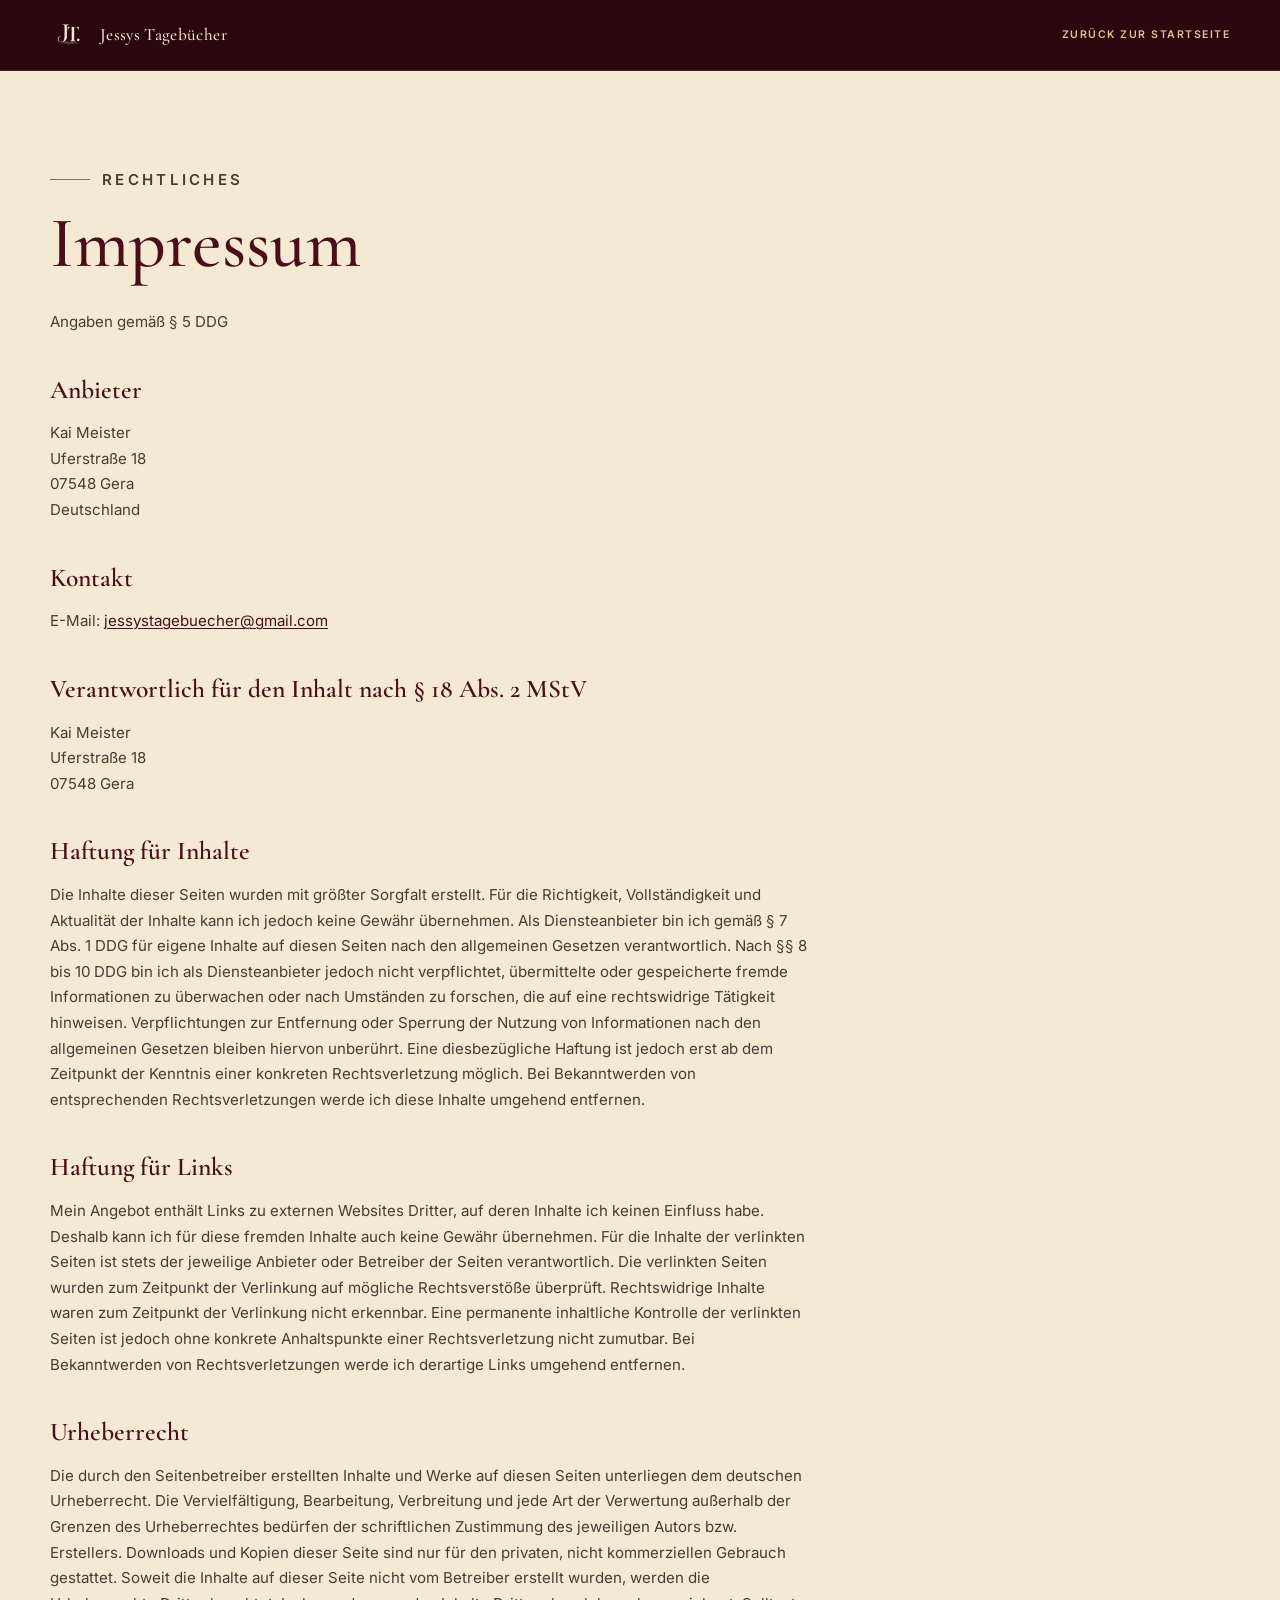
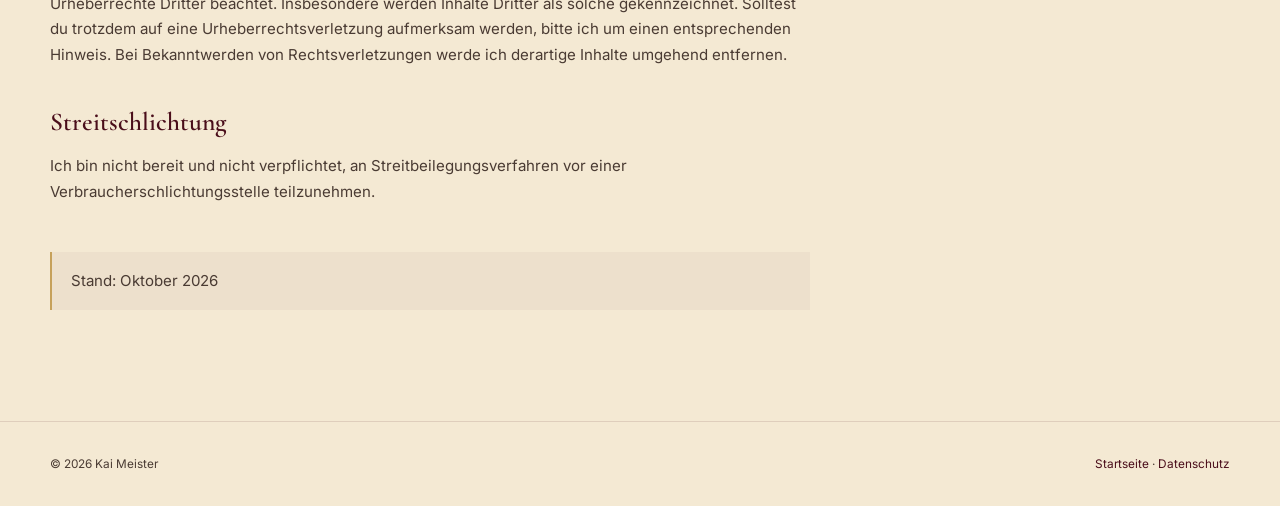
<file: impressum.html>
<!doctype html>
<html lang="de">
<head>
  <meta charset="utf-8">
  <meta name="viewport" content="width=device-width, initial-scale=1">
  <title>Impressum – Jessys Tagebücher</title>
  <meta name="description" content="Impressum und Anbieterkennzeichnung für die Website zu „Jessys Tagebücher“ von Kai Meister.">
  <meta name="robots" content="index, follow">
  <meta name="theme-color" content="#4a0d1a">
  <meta name="referrer" content="strict-origin-when-cross-origin">
  <link rel="canonical" href="https://keyem88.github.io/jessystagebuecher/impressum.html">
  <link rel="icon" href="assets/img/favicon-32.png" sizes="32x32" type="image/png">
  <link rel="apple-touch-icon" href="assets/img/apple-touch-icon.png">
  <link rel="preload" href="assets/fonts/cormorant-garamond-latin-500-normal.woff2" as="font" type="font/woff2" crossorigin>
  <link rel="stylesheet" href="assets/css/style.css">
</head>
<body class="legal-page">
  <header class="legal-header">
    <div class="container legal-header__inner">
      <a class="brand" href="index.html" aria-label="Jessys Tagebücher – zur Startseite">
        <img src="assets/img/monogram-light-256.png" alt="" width="40" height="40">
        <span class="brand__text">Jessys Tagebücher</span>
      </a>
      <a class="legal-header__back" href="index.html">Zurück zur Startseite</a>
    </div>
  </header>

  <main class="legal">
    <div class="container">
      <div class="legal__inner">
        <p class="eyebrow eyebrow--dark"><span class="eyebrow__line"></span>Rechtliches</p>
        <h1>Impressum</h1>

        <p>Angaben gemäß § 5 DDG</p>

        <h2>Anbieter</h2>
        <p>Kai Meister<br>
        Uferstraße 18<br>
        07548 Gera<br>
        Deutschland</p>

        <h2>Kontakt</h2>
        <p>E-Mail: <a href="mailto:jessystagebuecher@gmail.com">jessystagebuecher@gmail.com</a></p>

        <h2>Verantwortlich für den Inhalt nach § 18 Abs. 2 MStV</h2>
        <p>Kai Meister<br>
        Uferstraße 18<br>
        07548 Gera</p>

        <h2>Haftung für Inhalte</h2>
        <p>Die Inhalte dieser Seiten wurden mit größter Sorgfalt erstellt. Für die Richtigkeit, Vollständigkeit und Aktualität der Inhalte kann ich jedoch keine Gewähr übernehmen. Als Diensteanbieter bin ich gemäß § 7 Abs. 1 DDG für eigene Inhalte auf diesen Seiten nach den allgemeinen Gesetzen verantwortlich. Nach §§ 8 bis 10 DDG bin ich als Diensteanbieter jedoch nicht verpflichtet, übermittelte oder gespeicherte fremde Informationen zu überwachen oder nach Umständen zu forschen, die auf eine rechtswidrige Tätigkeit hinweisen. Verpflichtungen zur Entfernung oder Sperrung der Nutzung von Informationen nach den allgemeinen Gesetzen bleiben hiervon unberührt. Eine diesbezügliche Haftung ist jedoch erst ab dem Zeitpunkt der Kenntnis einer konkreten Rechtsverletzung möglich. Bei Bekanntwerden von entsprechenden Rechtsverletzungen werde ich diese Inhalte umgehend entfernen.</p>

        <h2>Haftung für Links</h2>
        <p>Mein Angebot enthält Links zu externen Websites Dritter, auf deren Inhalte ich keinen Einfluss habe. Deshalb kann ich für diese fremden Inhalte auch keine Gewähr übernehmen. Für die Inhalte der verlinkten Seiten ist stets der jeweilige Anbieter oder Betreiber der Seiten verantwortlich. Die verlinkten Seiten wurden zum Zeitpunkt der Verlinkung auf mögliche Rechtsverstöße überprüft. Rechtswidrige Inhalte waren zum Zeitpunkt der Verlinkung nicht erkennbar. Eine permanente inhaltliche Kontrolle der verlinkten Seiten ist jedoch ohne konkrete Anhaltspunkte einer Rechtsverletzung nicht zumutbar. Bei Bekanntwerden von Rechtsverletzungen werde ich derartige Links umgehend entfernen.</p>

        <h2>Urheberrecht</h2>
        <p>Die durch den Seitenbetreiber erstellten Inhalte und Werke auf diesen Seiten unterliegen dem deutschen Urheberrecht. Die Vervielfältigung, Bearbeitung, Verbreitung und jede Art der Verwertung außerhalb der Grenzen des Urheberrechtes bedürfen der schriftlichen Zustimmung des jeweiligen Autors bzw. Erstellers. Downloads und Kopien dieser Seite sind nur für den privaten, nicht kommerziellen Gebrauch gestattet. Soweit die Inhalte auf dieser Seite nicht vom Betreiber erstellt wurden, werden die Urheberrechte Dritter beachtet. Insbesondere werden Inhalte Dritter als solche gekennzeichnet. Solltest du trotzdem auf eine Urheberrechtsverletzung aufmerksam werden, bitte ich um einen entsprechenden Hinweis. Bei Bekanntwerden von Rechtsverletzungen werde ich derartige Inhalte umgehend entfernen.</p>

        <h2>Streitschlichtung</h2>
        <p>Ich bin nicht bereit und nicht verpflichtet, an Streitbeilegungsverfahren vor einer Verbraucherschlichtungsstelle teilzunehmen.</p>

        <p class="legal__note">Stand: Oktober 2026</p>
      </div>
    </div>
  </main>

  <footer class="legal-footer">
    <div class="container legal-footer__inner">
      <span>© 2026 Kai Meister</span>
      <span><a href="index.html">Startseite</a> · <a href="datenschutz.html">Datenschutz</a></span>
    </div>
  </footer>
</body>
</html>
</file>
<file: assets/css/style.css>
@font-face {
  font-family: "Cormorant Garamond";
  src: url("../fonts/cormorant-garamond-latin-400-normal.woff2") format("woff2");
  font-weight: 400;
  font-style: normal;
  font-display: swap;
}

@font-face {
  font-family: "Cormorant Garamond";
  src: url("../fonts/cormorant-garamond-latin-500-normal.woff2") format("woff2");
  font-weight: 500;
  font-style: normal;
  font-display: swap;
}

@font-face {
  font-family: "Cormorant Garamond";
  src: url("../fonts/cormorant-garamond-latin-600-normal.woff2") format("woff2");
  font-weight: 600;
  font-style: normal;
  font-display: swap;
}

@font-face {
  font-family: "Cormorant Garamond";
  src: url("../fonts/cormorant-garamond-latin-400-italic.woff2") format("woff2");
  font-weight: 400;
  font-style: italic;
  font-display: swap;
}

@font-face {
  font-family: "Inter";
  src: url("../fonts/inter-latin-400-normal.woff2") format("woff2");
  font-weight: 400;
  font-style: normal;
  font-display: swap;
}

@font-face {
  font-family: "Inter";
  src: url("../fonts/inter-latin-500-normal.woff2") format("woff2");
  font-weight: 500;
  font-style: normal;
  font-display: swap;
}

@font-face {
  font-family: "Inter";
  src: url("../fonts/inter-latin-600-normal.woff2") format("woff2");
  font-weight: 600;
  font-style: normal;
  font-display: swap;
}

:root {
  --burgundy: #4a0d1a;
  --burgundy-deep: #2b060e;
  --burgundy-light: #6a1a2a;
  --cream: #f4e9d3;
  --cream-soft: #e9dcc2;
  --cream-dim: #d8c8a8;
  --gold: #c6a15b;
  --gold-light: #e0c48a;
  --ink: #1c1512;
  --ink-soft: #4a3b33;
  --serif: "Cormorant Garamond", "Iowan Old Style", "Palatino Linotype", Palatino, Georgia, serif;
  --sans: "Inter", "Segoe UI", system-ui, -apple-system, sans-serif;
  --container: 1180px;
  --gutter: clamp(1.25rem, 4vw, 3rem);
  --section: clamp(4.5rem, 10vw, 8rem);
  --ease: cubic-bezier(0.22, 1, 0.36, 1);
  --paper: #fbf4e4;
  --noise: url("data:image/svg+xml,%3Csvg viewBox='0 0 200 200' xmlns='http://www.w3.org/2000/svg'%3E%3Cfilter id='n'%3E%3CfeTurbulence type='fractalNoise' baseFrequency='0.85' numOctaves='3' stitchTiles='stitch'/%3E%3C/filter%3E%3Crect width='100%25' height='100%25' filter='url(%23n)' opacity='0.045'/%3E%3C/svg%3E");
}

*,
*::before,
*::after {
  box-sizing: border-box;
}

html {
  scroll-behavior: smooth;
  -webkit-text-size-adjust: 100%;
}

body {
  margin: 0;
  font-family: var(--sans);
  font-size: 1rem;
  line-height: 1.7;
  background: var(--burgundy-deep);
  color: var(--cream);
  overflow-x: hidden;
}

body.nav-open {
  overflow: hidden;
}

img {
  display: block;
  max-width: 100%;
  height: auto;
}

a {
  color: inherit;
}

button,
input {
  font: inherit;
}

button {
  cursor: pointer;
}

::selection {
  background: var(--gold);
  color: var(--burgundy-deep);
}

:focus-visible {
  outline: 2px solid var(--gold);
  outline-offset: 3px;
}

.skip-link {
  position: absolute;
  top: -100%;
  left: 1rem;
  z-index: 100;
  padding: 0.8rem 1.2rem;
  background: var(--cream);
  color: var(--burgundy-deep);
  font-size: 0.8rem;
  font-weight: 600;
  letter-spacing: 0.1em;
  text-transform: uppercase;
  text-decoration: none;
}

.skip-link:focus {
  top: 1rem;
}

.container {
  width: min(calc(100% - 2 * var(--gutter)), var(--container));
  margin-inline: auto;
}

.eyebrow {
  display: flex;
  align-items: center;
  gap: 0.75rem;
  margin: 0;
  font-size: 0.68rem;
  font-weight: 600;
  letter-spacing: 0.22em;
  line-height: 1.4;
  text-transform: uppercase;
  color: var(--gold);
}

.eyebrow__line {
  display: block;
  width: 2.5rem;
  height: 1px;
  flex: 0 0 auto;
  background: currentColor;
  opacity: 0.7;
}

.eyebrow--dark {
  color: var(--burgundy-light);
}

.eyebrow--center {
  justify-content: center;
}

.button {
  display: inline-flex;
  align-items: center;
  justify-content: center;
  gap: 0.5rem;
  padding: 0.95rem 1.6rem;
  border: 1px solid var(--cream);
  background: var(--cream);
  color: var(--burgundy-deep);
  font-size: 0.7rem;
  font-weight: 600;
  letter-spacing: 0.14em;
  line-height: 1.2;
  text-align: center;
  text-decoration: none;
  text-transform: uppercase;
  transition: background 0.25s var(--ease), border-color 0.25s var(--ease), color 0.25s var(--ease), transform 0.25s var(--ease);
}

.button:hover {
  background: var(--gold-light);
  border-color: var(--gold-light);
  transform: translateY(-1px);
}

.button--ghost {
  background: transparent;
  color: var(--cream);
  border-color: rgba(244, 233, 211, 0.4);
}

.button--ghost:hover {
  background: rgba(244, 233, 211, 0.08);
  color: var(--cream);
  border-color: var(--cream);
}

.button--dark {
  background: var(--burgundy);
  border-color: var(--burgundy);
  color: var(--cream);
}

.button--dark:hover {
  background: var(--burgundy-light);
  border-color: var(--burgundy-light);
  color: var(--cream);
}

.button--ghost-dark {
  background: transparent;
  color: var(--burgundy);
  border-color: rgba(74, 13, 26, 0.3);
}

.button--ghost-dark:hover {
  background: rgba(74, 13, 26, 0.05);
  border-color: var(--burgundy);
  color: var(--burgundy);
}

.button--small {
  padding: 0.7rem 1.1rem;
  font-size: 0.64rem;
}

.button--full {
  width: 100%;
}

.text-link {
  display: inline-block;
  margin-top: 1.5rem;
  padding-bottom: 0.15rem;
  border-bottom: 1px solid rgba(198, 161, 91, 0.55);
  color: var(--gold-light);
  font-size: 0.78rem;
  font-weight: 500;
  letter-spacing: 0.08em;
  text-decoration: none;
  text-transform: uppercase;
  transition: color 0.2s, border-color 0.2s;
}

.text-link:hover {
  color: var(--cream);
  border-color: var(--cream);
}

/* Header */
.site-header {
  position: fixed;
  top: 0;
  left: 0;
  right: 0;
  z-index: 50;
  padding: 1.1rem 0;
  transition: background 0.3s var(--ease), padding 0.3s var(--ease), border-color 0.3s var(--ease), backdrop-filter 0.3s var(--ease);
}

.site-header.is-scrolled {
  padding: 0.65rem 0;
  background: rgba(43, 6, 14, 0.88);
  border-bottom: 1px solid rgba(198, 161, 91, 0.18);
  backdrop-filter: blur(14px);
}

.header__inner {
  display: flex;
  align-items: center;
  justify-content: space-between;
  gap: 2rem;
}

.brand {
  display: flex;
  align-items: center;
  gap: 0.75rem;
  text-decoration: none;
}

.brand img {
  width: 38px;
  height: 38px;
}

.brand__text {
  font-family: var(--serif);
  font-size: 1.08rem;
  font-weight: 500;
  letter-spacing: 0.02em;
  white-space: nowrap;
}

.site-nav {
  display: flex;
  align-items: center;
  gap: 2rem;
}

.site-nav ul {
  display: flex;
  align-items: center;
  gap: 1.5rem;
  margin: 0;
  padding: 0;
  list-style: none;
}

.site-nav ul a {
  color: var(--cream-soft);
  font-size: 0.68rem;
  font-weight: 500;
  letter-spacing: 0.12em;
  text-decoration: none;
  text-transform: uppercase;
  transition: color 0.2s;
}

.site-nav ul a:hover {
  color: var(--gold-light);
}

.nav-toggle {
  display: none;
  width: 44px;
  height: 44px;
  padding: 0;
  border: 1px solid rgba(198, 161, 91, 0.35);
  background: transparent;
  color: var(--cream);
  flex-direction: column;
  align-items: center;
  justify-content: center;
  gap: 5px;
}

.nav-toggle span {
  display: block;
  width: 20px;
  height: 1px;
  background: currentColor;
  transition: transform 0.3s var(--ease), opacity 0.3s var(--ease);
}

.nav-toggle[aria-expanded="true"] span:nth-child(1) {
  transform: translateY(6px) rotate(45deg);
}

.nav-toggle[aria-expanded="true"] span:nth-child(2) {
  opacity: 0;
}

.nav-toggle[aria-expanded="true"] span:nth-child(3) {
  transform: translateY(-6px) rotate(-45deg);
}

/* Hero */
.hero {
  position: relative;
  min-height: 100vh;
  min-height: 100svh;
  display: flex;
  align-items: center;
  padding: clamp(7rem, 13vh, 9.5rem) 0 clamp(4rem, 8vh, 6rem);
  overflow: hidden;
  background:
    radial-gradient(ellipse at 72% 38%, rgba(106, 26, 42, 0.95) 0%, rgba(74, 13, 26, 0.55) 34%, transparent 68%),
    radial-gradient(ellipse at 15% 85%, rgba(106, 26, 42, 0.28) 0%, transparent 55%),
    linear-gradient(160deg, #350811 0%, var(--burgundy-deep) 68%, #20040a 100%);
}

.hero::before {
  content: "";
  position: absolute;
  inset: 0;
  background-image: var(--noise);
  opacity: 0.6;
  pointer-events: none;
  mix-blend-mode: overlay;
}

.hero__glow {
  position: absolute;
  top: 8%;
  right: -12vw;
  width: 55vw;
  height: 55vw;
  background: radial-gradient(circle, rgba(198, 161, 91, 0.14) 0%, transparent 65%);
  filter: blur(24px);
  pointer-events: none;
}

.hero__inner {
  position: relative;
  z-index: 1;
  display: grid;
  grid-template-columns: 1.05fr 0.95fr;
  align-items: center;
  gap: clamp(2rem, 5vw, 5rem);
}

.hero__copy {
  max-width: 650px;
}

.hero__title {
  margin: 1.2rem 0 1.4rem;
  font-family: var(--serif);
  font-size: clamp(4rem, 8.5vw, 8rem);
  font-weight: 500;
  line-height: 0.82;
  letter-spacing: -0.03em;
  color: var(--cream);
}

.hero__title span {
  color: var(--gold-light);
  font-style: italic;
}

.hero__subline {
  max-width: 34ch;
  margin: 0;
  font-family: var(--serif);
  font-size: clamp(1.35rem, 2.4vw, 1.85rem);
  line-height: 1.3;
  color: var(--cream);
}

.hero__text {
  max-width: 52ch;
  margin: 1.5rem 0 0;
  color: var(--cream-soft);
  font-size: 0.96rem;
}

.hero__actions {
  display: flex;
  flex-wrap: wrap;
  gap: 0.8rem;
  margin-top: 2rem;
}

.hero__meta {
  margin: 1.5rem 0 0;
  color: var(--cream-dim);
  font-size: 0.66rem;
  font-weight: 500;
  letter-spacing: 0.14em;
  text-transform: uppercase;
}

.hero__meta span {
  margin: 0 0.35rem;
  color: var(--gold);
}

.hero__visual {
  position: relative;
  display: flex;
  align-items: center;
  justify-content: center;
  min-height: 520px;
  padding: 2rem 0 3rem;
  perspective: 1600px;
}

.book-wrap {
  position: relative;
  z-index: 1;
  animation: float 8s ease-in-out infinite;
}

.book {
  position: relative;
  width: clamp(250px, 26vw, 390px);
  aspect-ratio: 2 / 3;
  transform: rotateY(-12deg) rotateX(2deg);
  transform-style: preserve-3d;
  transition: transform 0.55s var(--ease);
}

.book__front {
  position: absolute;
  inset: 0;
  z-index: 2;
  overflow: hidden;
  border-radius: 2px 6px 6px 2px;
  background:
    radial-gradient(circle at 28% 18%, rgba(255, 255, 255, 0.07) 0%, transparent 42%),
    linear-gradient(145deg, #5c1424 0%, #430b16 58%, #2b060e 100%);
  box-shadow:
    inset 0 0 0 1px rgba(198, 161, 91, 0.28),
    inset 0 0 60px rgba(0, 0, 0, 0.32),
    0 35px 65px rgba(0, 0, 0, 0.48);
}

.book__front::before {
  content: "";
  position: absolute;
  inset: 14px;
  border: 1px solid rgba(198, 161, 91, 0.52);
  pointer-events: none;
}

.book__front::after {
  content: "";
  position: absolute;
  inset: 0;
  background-image: var(--noise);
  opacity: 0.5;
  mix-blend-mode: overlay;
  pointer-events: none;
}

.book__frame {
  position: absolute;
  inset: 0;
  display: flex;
  flex-direction: column;
  align-items: center;
  justify-content: center;
  padding: 2.2rem 1.6rem;
  text-align: center;
}

.book__monogram {
  width: 40%;
  margin-bottom: 0.35rem;
  opacity: 0.96;
}

.book__kicker {
  margin: 0 0 0.35rem;
  color: var(--gold);
  font-size: 0.58rem;
  font-weight: 600;
  letter-spacing: 0.32em;
  text-transform: uppercase;
}

.book__title {
  margin: 0;
  color: var(--cream);
  font-family: var(--serif);
  font-size: clamp(1.7rem, 3vw, 2.7rem);
  font-weight: 500;
  line-height: 0.9;
  letter-spacing: -0.01em;
}

.book__quote {
  max-width: 21ch;
  margin: 1rem 0 0;
  color: var(--cream-dim);
  font-family: var(--serif);
  font-size: 0.72rem;
  font-style: italic;
  line-height: 1.35;
}

.book__author {
  position: absolute;
  bottom: 1.45rem;
  margin: 0;
  color: var(--gold-light);
  font-size: 0.6rem;
  font-weight: 600;
  letter-spacing: 0.26em;
  text-transform: uppercase;
}

.book__spine {
  position: absolute;
  top: 0;
  bottom: 0;
  left: -17px;
  z-index: 1;
  width: 18px;
  border-radius: 3px 0 0 3px;
  background: linear-gradient(90deg, #24050b 0%, #3c0913 55%, #4a0d1a 100%);
  box-shadow: inset 0 0 0 1px rgba(198, 161, 91, 0.18);
}

.book__pages {
  position: absolute;
  top: 5px;
  right: -11px;
  bottom: 5px;
  z-index: 1;
  width: 13px;
  border-radius: 0 3px 3px 0;
  background: repeating-linear-gradient(90deg, #e9dcc2 0 2px, #c8b691 2px 3px);
  box-shadow: 2px 0 6px rgba(0, 0, 0, 0.25);
}

.book__ribbon {
  position: absolute;
  top: -7px;
  left: 9%;
  z-index: 3;
  width: 10px;
  height: 34%;
  background: linear-gradient(180deg, var(--gold-light) 0%, #a07a39 100%);
  clip-path: polygon(0 0, 100% 0, 100% 100%, 50% 87%, 0 100%);
  box-shadow: 0 5px 12px rgba(0, 0, 0, 0.35);
}

.book__shadow {
  position: absolute;
  bottom: 1.2rem;
  left: 50%;
  width: 62%;
  height: 9%;
  transform: translateX(-50%);
  background: radial-gradient(ellipse, rgba(0, 0, 0, 0.62) 0%, transparent 70%);
  filter: blur(13px);
  pointer-events: none;
}

.hero__scroll {
  position: absolute;
  bottom: 1.5rem;
  left: 50%;
  width: 1px;
  height: 3rem;
  transform: translateX(-50%);
  background: rgba(198, 161, 91, 0.28);
}

.hero__scroll span {
  display: block;
  width: 1px;
  height: 1rem;
  background: var(--gold);
  animation: scrollLine 2.2s ease-in-out infinite;
}

@keyframes float {
  0%, 100% { transform: translateY(0); }
  50% { transform: translateY(-10px); }
}

@keyframes scrollLine {
  0% { transform: translateY(0); opacity: 0; }
  30% { opacity: 1; }
  100% { transform: translateY(2rem); opacity: 0; }
}

/* Quote strip */
.quote-strip {
  padding: 3rem 0;
  border-block: 1px solid rgba(198, 161, 91, 0.22);
  background: var(--burgundy);
  text-align: center;
}

.quote-strip blockquote {
  margin: 0;
}

.quote-strip p {
  margin: 0 0 0.5rem;
  color: var(--cream);
  font-family: var(--serif);
  font-size: clamp(1.4rem, 2.6vw, 2.2rem);
  font-style: italic;
  line-height: 1.25;
}

.quote-strip cite {
  color: var(--gold);
  font-size: 0.64rem;
  font-style: normal;
  font-weight: 500;
  letter-spacing: 0.18em;
  text-transform: uppercase;
}

/* Sections */
.section {
  position: relative;
  padding: var(--section) 0;
  scroll-margin-top: 5rem;
}

.section--paper {
  background-color: var(--cream);
  background-image: var(--noise);
  color: var(--ink);
}

.section--dark {
  background-color: var(--burgundy-deep);
  background-image:
    radial-gradient(ellipse at 15% 0%, rgba(198, 161, 91, 0.06) 0%, transparent 45%),
    radial-gradient(ellipse at 85% 100%, rgba(106, 26, 42, 0.28) 0%, transparent 55%);
  color: var(--cream);
}

.section__head {
  max-width: 820px;
  margin-bottom: clamp(2.5rem, 5vw, 4rem);
}

.section__head--center {
  margin-inline: auto;
  text-align: center;
}

.section__head--teaser {
  max-width: 980px;
}

.section__head.section__head--teaser h2 {
  font-size: clamp(2.3rem, 4.4vw, 3.6rem);
}

.section__head h2 {
  margin: 1rem 0 0;
  font-family: var(--serif);
  font-size: clamp(2.5rem, 5.5vw, 4.5rem);
  font-weight: 500;
  line-height: 0.95;
  letter-spacing: -0.02em;
}

.section--paper .section__head h2 {
  color: var(--burgundy);
}

.section__intro {
  max-width: 60ch;
  margin: 1.4rem 0 0;
  color: var(--cream-dim);
  font-size: 1rem;
}

.section__head--center .section__intro {
  margin-inline: auto;
}

.section__intro--dark {
  color: var(--ink-soft);
}

/* Teaser */
.teaser {
  display: grid;
  grid-template-columns: 1.25fr 0.75fr;
  gap: clamp(2rem, 5vw, 5rem);
  align-items: start;
}

.teaser__text p {
  max-width: 60ch;
  margin: 0 0 1.2rem;
  color: var(--ink-soft);
}

.teaser__text .lead {
  color: var(--ink);
  font-family: var(--serif);
  font-size: clamp(1.3rem, 2.2vw, 1.7rem);
  line-height: 1.45;
}

.pullquote {
  margin: 2rem 0 0;
  padding: 1.2rem 0 1.2rem 1.5rem;
  border-left: 2px solid var(--gold);
  color: var(--burgundy);
  font-family: var(--serif);
  font-size: clamp(1.3rem, 2vw, 1.6rem);
  font-style: italic;
  line-height: 1.35;
}

.pullquote cite {
  display: block;
  margin-top: 0.6rem;
  color: var(--ink-soft);
  font-family: var(--sans);
  font-size: 0.62rem;
  font-style: normal;
  font-weight: 600;
  letter-spacing: 0.18em;
  text-transform: uppercase;
}

.document {
  position: relative;
  padding: 1.6rem;
  border: 1px solid rgba(74, 13, 26, 0.16);
  background: var(--paper);
  box-shadow: 0 18px 40px rgba(74, 13, 26, 0.13);
  transform: rotate(1.5deg);
}

.document::before {
  content: "";
  position: absolute;
  inset: 8px;
  border: 1px solid rgba(74, 13, 26, 0.08);
  pointer-events: none;
}

.document__top {
  display: flex;
  justify-content: space-between;
  gap: 1rem;
  margin-bottom: 1.2rem;
  padding-bottom: 0.6rem;
  border-bottom: 1px solid rgba(74, 13, 26, 0.16);
  color: var(--burgundy-light);
  font-size: 0.56rem;
  font-weight: 600;
  letter-spacing: 0.2em;
  text-transform: uppercase;
}

.document__label {
  margin: 0 0 0.2rem;
  color: var(--ink-soft);
  font-size: 0.56rem;
  font-weight: 600;
  letter-spacing: 0.2em;
  text-transform: uppercase;
}

.document__title {
  margin: 0 0 0.8rem;
  color: var(--ink);
  font-family: var(--serif);
  font-size: 1.25rem;
  font-weight: 600;
  line-height: 1.2;
}

.document__text {
  margin: 0;
  color: var(--ink-soft);
  font-family: var(--serif);
  font-size: 1rem;
  line-height: 1.5;
}

.document__stamp {
  position: absolute;
  right: 1.2rem;
  bottom: 1.2rem;
  padding: 0.25rem 0.5rem;
  border: 1px solid rgba(122, 20, 35, 0.5);
  color: rgba(122, 20, 35, 0.75);
  font-size: 0.55rem;
  font-weight: 600;
  letter-spacing: 0.2em;
  text-transform: uppercase;
  transform: rotate(-6deg);
}

.document__lines {
  display: grid;
  gap: 0.4rem;
  margin-top: 2rem;
}

.document__lines span {
  height: 1px;
  background: rgba(74, 13, 26, 0.12);
}

/* Parts */
.parts {
  display: grid;
  grid-template-columns: repeat(5, 1fr);
  gap: 1px;
  margin: 0;
  padding: 0;
  list-style: none;
  border: 1px solid rgba(198, 161, 91, 0.18);
  background: rgba(198, 161, 91, 0.18);
}

.part {
  position: relative;
  display: flex;
  flex-direction: column;
  min-height: 270px;
  padding: 2rem 1.4rem 2.6rem;
  background: #320810;
  transition: background 0.3s var(--ease), transform 0.3s var(--ease);
}

.part:hover {
  background: #3d0a15;
}

.part__number {
  margin-bottom: 1.5rem;
  color: var(--gold);
  font-family: var(--serif);
  font-size: 2.5rem;
  line-height: 1;
}

.part__title {
  margin: 0 0 0.7rem;
  color: var(--cream);
  font-family: var(--serif);
  font-size: 1.35rem;
  font-weight: 500;
  line-height: 1.1;
}

.part__text {
  margin: 0;
  color: var(--cream-dim);
  font-size: 0.82rem;
  line-height: 1.6;
}

.part::after {
  content: "";
  position: absolute;
  right: 1.4rem;
  bottom: 1.2rem;
  left: 1.4rem;
  height: 1px;
  background: linear-gradient(90deg, var(--gold), transparent);
  opacity: 0.35;
}

/* Excerpt */
.excerpt {
  max-width: 860px;
  margin: 0 auto;
}

.excerpt__page {
  position: relative;
  overflow: hidden;
  padding: clamp(2rem, 5vw, 4rem);
  background: var(--paper);
  color: var(--ink);
  box-shadow: 0 30px 60px rgba(74, 13, 26, 0.18);
}

.excerpt__page::before {
  content: "";
  position: absolute;
  inset: 12px;
  border: 1px solid rgba(74, 13, 26, 0.08);
  pointer-events: none;
}

.excerpt__kicker {
  margin: 0 0 2rem;
  color: var(--burgundy-light);
  font-size: 0.6rem;
  font-weight: 600;
  letter-spacing: 0.22em;
  text-align: center;
  text-transform: uppercase;
}

.excerpt__body {
  max-height: 30rem;
  overflow: hidden;
  -webkit-mask-image: linear-gradient(to bottom, #000 82%, transparent 100%);
  mask-image: linear-gradient(to bottom, #000 82%, transparent 100%);
}

.excerpt__body p {
  margin: 0 0 1rem;
  color: var(--ink);
  font-family: var(--serif);
  font-size: clamp(1.15rem, 1.8vw, 1.35rem);
  line-height: 1.62;
}

.excerpt__body p:first-child::first-letter {
  float: left;
  padding: 0.08em 0.12em 0 0;
  color: var(--burgundy);
  font-family: var(--serif);
  font-size: 4.2em;
  line-height: 0.78;
}

.excerpt__cta {
  margin-top: 2rem;
  text-align: center;
}

.excerpt__cta p {
  margin: 0 0 1rem;
  color: var(--ink-soft);
  font-size: 0.9rem;
}

/* Author */
.author {
  display: grid;
  grid-template-columns: 0.8fr 1.2fr;
  gap: clamp(2rem, 6vw, 6rem);
  align-items: center;
}

.author__portrait {
  text-align: center;
}

.author__frame {
  width: min(320px, 82%);
  aspect-ratio: 4 / 5;
  margin: 0 auto;
  padding: 1rem;
  border: 1px solid rgba(198, 161, 91, 0.4);
  background: linear-gradient(160deg, rgba(198, 161, 91, 0.1), transparent 65%);
}

.author__frame img {
  width: 100%;
  height: 100%;
  object-fit: contain;
}

.author__caption {
  margin: 1rem 0 0;
  color: var(--gold);
  font-size: 0.64rem;
  font-weight: 600;
  letter-spacing: 0.2em;
  text-transform: uppercase;
}

.author__text h2 {
  margin: 0.8rem 0 1.4rem;
  font-family: var(--serif);
  font-size: clamp(2.5rem, 5vw, 4rem);
  font-weight: 500;
  line-height: 1;
}

.author__text p {
  max-width: 55ch;
  margin: 0 0 1rem;
  color: var(--cream-soft);
}

/* Notification */
.section--notice {
  position: relative;
  overflow: hidden;
  background:
    radial-gradient(ellipse at 85% 10%, rgba(198, 161, 91, 0.14) 0%, transparent 55%),
    linear-gradient(135deg, #5a1220 0%, var(--burgundy-deep) 72%);
}

.notice {
  position: relative;
  display: grid;
  grid-template-columns: 1fr 1fr;
  gap: clamp(2rem, 6vw, 6rem);
  align-items: center;
}

.notice__copy h2 {
  margin: 0.8rem 0 1.2rem;
  font-family: var(--serif);
  font-size: clamp(2.5rem, 5vw, 4.2rem);
  font-weight: 500;
  line-height: 0.98;
}

.notice__copy p {
  max-width: 45ch;
  margin: 0;
  color: var(--cream-soft);
}

.notice__form {
  padding: clamp(1.5rem, 3vw, 2.5rem);
  border: 1px solid rgba(198, 161, 91, 0.28);
  background: rgba(244, 233, 211, 0.055);
  backdrop-filter: blur(10px);
}

.notify-form label {
  display: block;
  margin-bottom: 0.5rem;
  color: var(--gold-light);
  font-size: 0.62rem;
  font-weight: 600;
  letter-spacing: 0.18em;
  text-transform: uppercase;
}

.notify-form input[type="email"] {
  width: 100%;
  padding: 0.9rem 1rem;
  border: 1px solid rgba(198, 161, 91, 0.32);
  background: rgba(0, 0, 0, 0.22);
  color: var(--cream);
  font-size: 1rem;
  outline: none;
  transition: border-color 0.2s, box-shadow 0.2s;
}

.notify-form input[type="email"]::placeholder {
  color: rgba(244, 233, 211, 0.42);
}

.notify-form input[type="email"]:focus {
  border-color: var(--gold);
  box-shadow: 0 0 0 3px rgba(198, 161, 91, 0.14);
}

.notify-form .checkbox {
  display: flex;
  align-items: flex-start;
  gap: 0.7rem;
  margin: 1rem 0 1.2rem;
  color: var(--cream-dim);
  font-size: 0.76rem;
  font-weight: 400;
  letter-spacing: 0;
  line-height: 1.5;
  text-transform: none;
}

.notify-form .checkbox input {
  flex: 0 0 auto;
  margin-top: 0.22rem;
  accent-color: var(--gold);
}

.notify-form .checkbox a {
  color: var(--gold-light);
}

.notify-form__note {
  margin: 0.8rem 0 0;
  color: var(--cream-dim);
  font-size: 0.68rem;
  text-align: center;
}

.honeypot {
  display: none;
}

.notice__fallback {
  margin: 1rem 0 0;
  color: var(--cream-dim);
  font-size: 0.76rem;
  text-align: center;
}

.notice__fallback a {
  color: var(--gold-light);
}

/* Footer */
.site-footer {
  padding: 3rem 0 2rem;
  border-top: 1px solid rgba(198, 161, 91, 0.18);
  background: var(--burgundy-deep);
}

.footer__inner {
  display: grid;
  grid-template-columns: 1.2fr 1fr 1fr;
  gap: 2rem;
  align-items: start;
}

.footer__brand {
  display: flex;
  align-items: center;
  gap: 1rem;
}

.footer__brand img {
  width: 56px;
  height: 56px;
}

.footer__brand p {
  margin: 0;
  color: var(--cream);
  font-family: var(--serif);
  font-size: 1.08rem;
  line-height: 1.25;
}

.footer__brand span {
  color: var(--cream-dim);
  font-family: var(--sans);
  font-size: 0.58rem;
  font-weight: 500;
  letter-spacing: 0.14em;
  text-transform: uppercase;
}

.footer__nav {
  display: flex;
  flex-direction: column;
  gap: 0.5rem;
}

.footer__nav a,
.footer__legal a {
  color: var(--cream-soft);
  font-size: 0.74rem;
  text-decoration: none;
  transition: color 0.2s;
}

.footer__nav a:hover,
.footer__legal a:hover {
  color: var(--gold-light);
}

.footer__legal {
  display: flex;
  flex-direction: column;
  gap: 0.5rem;
  color: var(--cream-dim);
  font-size: 0.74rem;
}

.footer__legal p {
  margin: 1rem 0 0;
  color: var(--cream-dim);
  font-size: 0.66rem;
}

/* Legal pages */
.legal-page {
  background: var(--cream);
  color: var(--ink);
}

.legal-header {
  padding: 1rem 0;
  border-bottom: 1px solid rgba(198, 161, 91, 0.2);
  background: var(--burgundy-deep);
  color: var(--cream);
}

.legal-header__inner {
  display: flex;
  align-items: center;
  justify-content: space-between;
  gap: 1rem;
}

.legal-header .brand__text {
  color: var(--cream);
}

.legal-header__back {
  color: var(--gold-light);
  font-size: 0.66rem;
  font-weight: 600;
  letter-spacing: 0.14em;
  text-decoration: none;
  text-transform: uppercase;
}

.legal-header__back:hover {
  color: var(--cream);
}

.legal {
  padding: clamp(3rem, 8vw, 6rem) 0;
}

.legal__inner {
  max-width: 760px;
}

.legal h1 {
  margin: 1rem 0 2rem;
  color: var(--burgundy);
  font-family: var(--serif);
  font-size: clamp(2.8rem, 6vw, 4.5rem);
  font-weight: 500;
  line-height: 0.95;
}

.legal h2 {
  margin: 2.5rem 0 0.8rem;
  color: var(--burgundy);
  font-family: var(--serif);
  font-size: 1.6rem;
  font-weight: 600;
  line-height: 1.2;
}

.legal h3 {
  margin: 1.8rem 0 0.6rem;
  color: var(--burgundy);
  font-family: var(--serif);
  font-size: 1.25rem;
  font-weight: 600;
}

.legal p,
.legal li {
  color: var(--ink-soft);
  font-size: 0.94rem;
  line-height: 1.7;
}

.legal ul {
  padding-left: 1.2rem;
}

.legal p a,
.legal li a {
  color: var(--burgundy);
  text-decoration: underline;
  text-underline-offset: 2px;
}

.legal__note {
  margin-top: 3rem;
  padding: 1rem 1.2rem;
  border-left: 2px solid var(--gold);
  background: rgba(74, 13, 26, 0.04);
  font-size: 0.84rem;
}

.legal-footer {
  padding: 2rem 0;
  border-top: 1px solid rgba(74, 13, 26, 0.12);
  background: var(--cream);
  color: var(--ink-soft);
  font-size: 0.74rem;
}

.legal-footer__inner {
  display: flex;
  flex-wrap: wrap;
  align-items: center;
  justify-content: space-between;
  gap: 0.8rem 1.5rem;
}

.legal-footer a {
  color: var(--burgundy);
  text-decoration: none;
}

.legal-footer a:hover {
  text-decoration: underline;
}

.thanks {
  text-align: center;
}

.thanks__inner {
  max-width: 640px;
  margin: 0 auto;
}

.thanks__mark {
  width: 140px;
  margin: 0 auto 1.5rem;
}

.thanks h1 {
  margin-inline: auto;
}

.thanks p {
  max-width: 48ch;
  margin: 0 auto 2rem;
}

.thanks__actions {
  display: flex;
  flex-wrap: wrap;
  justify-content: center;
  gap: 0.8rem;
}

/* Reveal */
.js .reveal {
  opacity: 0;
  transform: translateY(18px);
  transition: opacity 0.8s var(--ease), transform 0.8s var(--ease);
}

.js .reveal.is-visible {
  opacity: 1;
  transform: none;
}

/* Responsive */
@media (max-width: 1100px) {
  .hero__inner {
    grid-template-columns: 1fr 0.9fr;
  }
}

@media (max-width: 1000px) {
  .parts {
    grid-template-columns: repeat(2, 1fr);
  }

  .part:last-child {
    grid-column: 1 / -1;
  }
}

@media (max-width: 900px) {
  .nav-toggle {
    display: inline-flex;
    position: relative;
    z-index: 60;
  }

  .brand {
    position: relative;
    z-index: 60;
  }

  .site-nav {
    position: fixed;
    inset: 0;
    z-index: 55;
    flex-direction: column;
    justify-content: center;
    align-items: center;
    gap: 2rem;
    background:
      radial-gradient(ellipse at 50% 30%, rgba(106, 26, 42, 0.5) 0%, transparent 65%),
      var(--burgundy-deep);
    opacity: 0;
    visibility: hidden;
    transition: opacity 0.3s var(--ease), visibility 0.3s var(--ease);
  }

  .site-nav.is-open {
    opacity: 1;
    visibility: visible;
  }

  .site-nav ul {
    flex-direction: column;
    align-items: center;
    gap: 1.4rem;
  }

  .site-nav ul a {
    font-size: 1.1rem;
    letter-spacing: 0.14em;
  }

  .site-nav .button {
    margin-top: 1rem;
  }

  .hero {
    min-height: auto;
    padding-top: 7.5rem;
  }

  .hero__inner {
    grid-template-columns: 1fr;
    gap: 1rem;
  }

  .hero__copy {
    max-width: 620px;
  }

  .hero__visual {
    min-height: 0;
    margin-top: 2rem;
    padding: 2rem 0 4rem;
  }

  .book {
    width: clamp(230px, 46vw, 330px);
  }

  .teaser {
    grid-template-columns: 1fr;
  }

  .document {
    max-width: 440px;
    transform: rotate(0.8deg);
  }

  .author {
    grid-template-columns: 1fr;
    gap: 2.5rem;
  }

  .author__portrait {
    order: 2;
  }

  .author__text {
    order: 1;
  }

  .author__frame {
    width: min(280px, 70%);
  }

  .notice {
    grid-template-columns: 1fr;
  }

  .footer__inner {
    grid-template-columns: 1fr;
    gap: 2.2rem;
  }

  .footer__nav {
    display: grid;
    grid-template-columns: repeat(2, minmax(0, 1fr));
    gap: 0.5rem 1.5rem;
  }
}

@media (max-width: 640px) {
  .brand__text {
    font-size: 0.98rem;
  }

  .hero__title {
    font-size: clamp(3.5rem, 15vw, 5.5rem);
  }

  .hero__subline {
    font-size: 1.3rem;
  }

  .hero__meta {
    font-size: 0.58rem;
    letter-spacing: 0.08em;
  }

  .quote-strip cite {
    font-size: 0.58rem;
    letter-spacing: 0.12em;
  }

  .section__head h2 br {
    display: none;
  }

  .parts {
    grid-template-columns: 1fr;
  }

  .part,
  .part:last-child {
    grid-column: auto;
    min-height: 0;
    padding: 1.7rem 1.4rem 2.2rem;
  }

  .part__number {
    margin-bottom: 1rem;
    font-size: 2.1rem;
  }

  .excerpt__body {
    max-height: 26rem;
  }

  .excerpt__body p {
    font-size: 1.12rem;
  }

  .excerpt__page {
    padding: 1.8rem 1.4rem;
  }

  .excerpt__page::before {
    inset: 7px;
  }

  .footer__nav {
    grid-template-columns: 1fr;
  }
}

@media (max-width: 460px) {
  .hero__actions {
    flex-direction: column;
    align-items: stretch;
  }

  .hero__actions .button {
    width: 100%;
  }

  .book {
    width: min(230px, 70vw);
  }

  .book__title {
    font-size: 1.7rem;
  }

  .book__quote {
    font-size: 0.66rem;
  }

  .book__author {
    font-size: 0.54rem;
  }
}

@media (prefers-reduced-motion: reduce) {
  html {
    scroll-behavior: auto;
  }

  .js .reveal {
    opacity: 1;
    transform: none;
    transition: none;
  }

  .book-wrap,
  .hero__scroll span {
    animation: none;
  }

  *,
  *::before,
  *::after {
    animation-duration: 0.01ms !important;
    animation-iteration-count: 1 !important;
    transition-duration: 0.01ms !important;
  }
}
</file>
